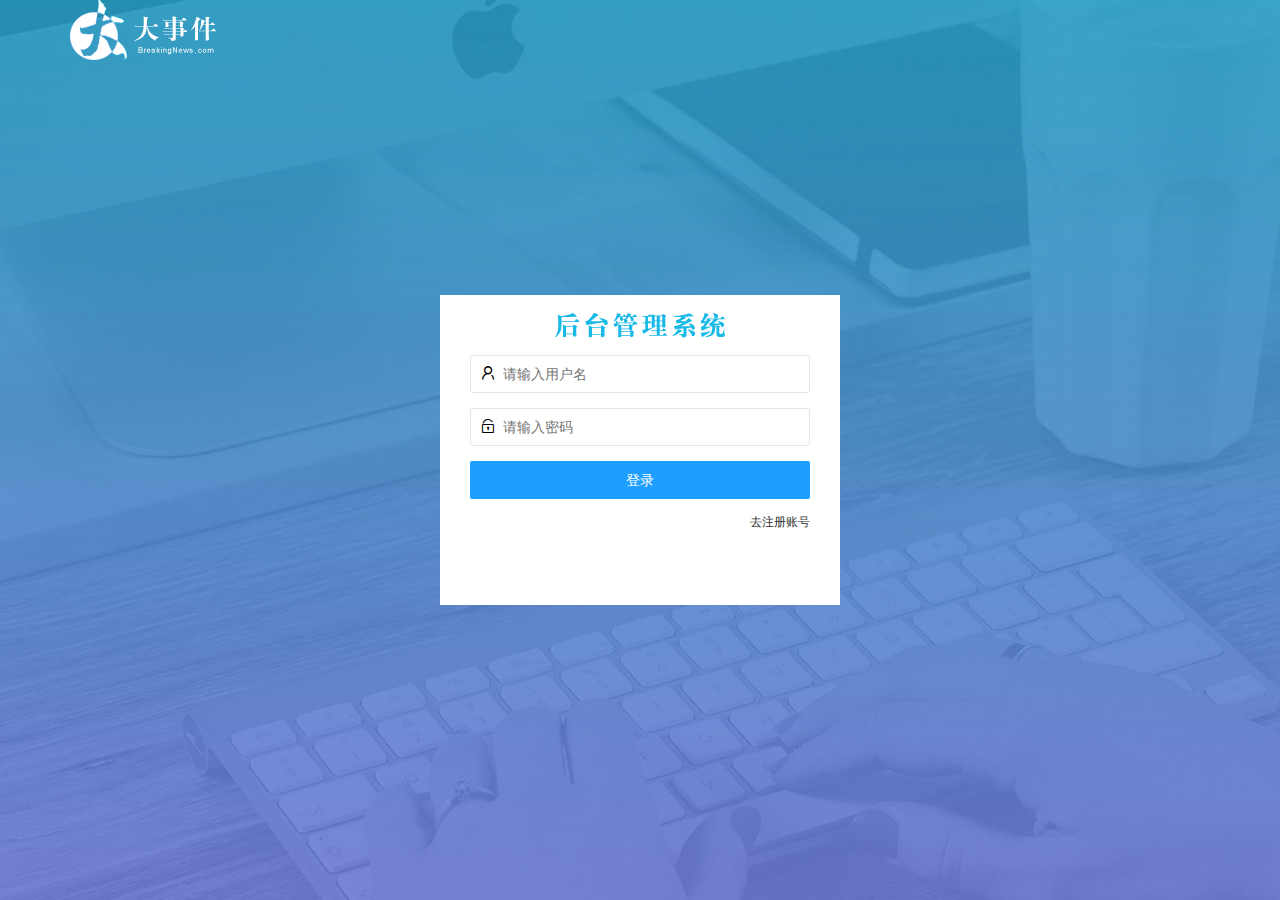
<file: login.html>
<!DOCTYPE html>
<html lang="en">
  <head>
    <meta charset="UTF-8" />
    <meta http-equiv="X-UA-Compatible" content="IE=edge" />
    <meta name="viewport" content="width=device-width, initial-scale=1.0" />
    <title>大事件-登录/注册</title>
    <link rel="stylesheet" href="/assets/lib/layui/css/layui.css" />
    <link rel="stylesheet" href="./assets/css/login.css" />
  </head>
  <body>
    <!-- 头部log区 -->
    <div class="layui-main">
      <img src="/assets/images/logo.png" alt="" />
    </div>
    <!-- 登录注册区 -->
    <div class="logoAndRegBox">
      <div class="title-box"></div>
      <!-- 登录的div -->
      <div class="login-box">
        <!-- 登录的表单 -->
        <form class="layui-form" id="form_login">
          <!-- 用户名 -->
          <div class="layui-form-item">
            <i class="layui-icon layui-icon-username"></i>
            <input
              type="text"
              name="username"
              required
              lay-verify="required"
              placeholder="请输入用户名"
              autocomplete="off"
              class="layui-input"
            />
          </div>
          <!-- 密码 -->
          <div class="layui-form-item">
            <i class="layui-icon layui-icon-password"></i>
            <input
              type="password"
              name="password"
              required
              lay-verify="required|pwd"
              placeholder="请输入密码"
              autocomplete="off"
              class="layui-input"
            />
          </div>
          <!-- 登录按钮 -->
          <div class="layui-form-item">
            <!-- 注意：表单提交按钮和普通按钮的区别，就是 lay-submit 属性 -->
            <button
              class="layui-btn layui-btn-fluid layui-btn-normal"
              lay-submit
            >
              登录
            </button>
          </div>
          <div class="layui-form-item links">
            <a href="javascript:;" id="link_reg">去注册账号</a>
          </div>
        </form>
      </div>
      <!-- 注册的div -->
      <div class="reg-box">
        <!-- 注册的表单 -->
        <form class="layui-form" id="form_reg">
          <!-- 用户名 -->
          <div class="layui-form-item">
            <i class="layui-icon layui-icon-username"></i>
            <input
              type="text"
              name="username"
              required
              lay-verify="required"
              placeholder="请输入用户名"
              autocomplete="off"
              class="layui-input"
            />
          </div>
          <!-- 密码 -->
          <div class="layui-form-item">
            <i class="layui-icon layui-icon-password"></i>
            <input
              type="password"
              name="password"
              required
              lay-verify="required|pwd"
              placeholder="请输入密码"
              autocomplete="off"
              class="layui-input"
            />
          </div>
          <!-- 密码确认框 -->
          <div class="layui-form-item">
            <i class="layui-icon layui-icon-password"></i>
            <input
              type="password"
              name="repassword"
              required
              lay-verify="required|pwd|repwd"
              placeholder="再次确认密码"
              autocomplete="off"
              class="layui-input"
            />
          </div>
          <!-- 注册按钮 -->
          <div class="layui-form-item">
            <!-- 注意：表单提交按钮和普通按钮的区别，就是 lay-submit 属性 -->
            <button
              class="layui-btn layui-btn-fluid layui-btn-normal"
              lay-submit
            >
              注册
            </button>
          </div>
          <div class="layui-form-item links">
            <a href="javascript:;" id="link_login">去登录</a>
          </div>
        </form>
      </div>
    </div>

    <!-- 导入lay.js -->
    <script src="/assets/lib/layui/layui.all.js"></script>
    <!-- 导入jquery -->
    <script src="/assets/lib/jquery.js"></script>
    <script src="/assets/js/baseAPI.js"></script>
    <!-- 导入自己js -->
    <script src="/assets/js/login.js"></script>
  </body>
</html>
</file>
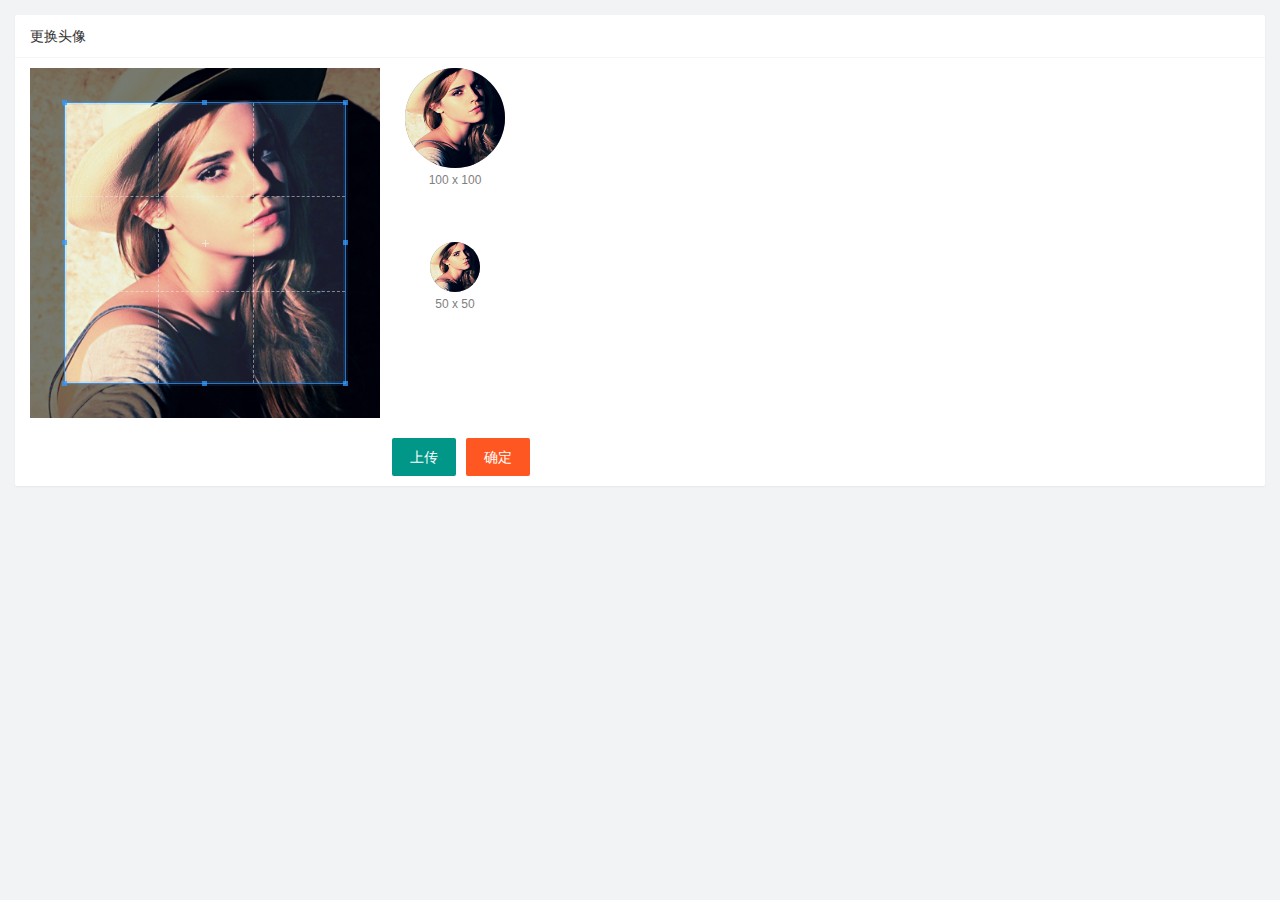
<file: user_avatar.html>
<!DOCTYPE html>
<html lang="en">
  <head>
    <meta charset="UTF-8" />
    <meta name="viewport" content="width=device-width, initial-scale=1.0" />
    <title>Document</title>
    <link rel="stylesheet" href="/assets/lib/layui/css/layui.css" />
    <link rel="stylesheet" href="/assets/lib/cropper/cropper.css" />
    <link rel="stylesheet" href="/assets/css/user_avatar.css" />
  </head>
  <body>
    <!-- 卡片区域 -->
    <div class="layui-card">
      <div class="layui-card-header">更换头像</div>
      <div class="layui-card-body">
        <!-- 第一行的图片裁剪和预览区域 -->
        <div class="row1">
          <!-- 图片裁剪区域 -->
          <div class="cropper-box">
            <!-- 这个 img 标签很重要，将来会把它初始化为裁剪区域 -->
            <img id="image" src="/assets/images/sample.jpg" />
          </div>
          <!-- 图片的预览区域 -->
          <div class="preview-box">
            <div>
              <!-- 宽高为 100px 的预览区域 -->
              <div class="img-preview w100"></div>
              <p class="size">100 x 100</p>
            </div>
            <div>
              <!-- 宽高为 50px 的预览区域 -->
              <div class="img-preview w50"></div>
              <p class="size">50 x 50</p>
            </div>
          </div>
        </div>

        <!-- 第二行的按钮区域 -->
        <div class="row2">
          <input type="file" id="file" accept="image/png,image/jpeg" />
          <button type="button" class="layui-btn" id="btnChooseImage">
            上传
          </button>
          <button type="button" class="layui-btn layui-btn-danger">确定</button>
        </div>
      </div>
    </div>
    <script src="/assets/lib/layui/layui.all.js"></script>
    <script src="/assets/lib/jquery.js"></script>
    <script src="/assets/lib/cropper/Cropper.js"></script>
    <script src="/assets/lib/cropper/jquery-cropper.js"></script>
    <script src="/assets/js/user_avatar.js"></script>
  </body>
</html>
</file>
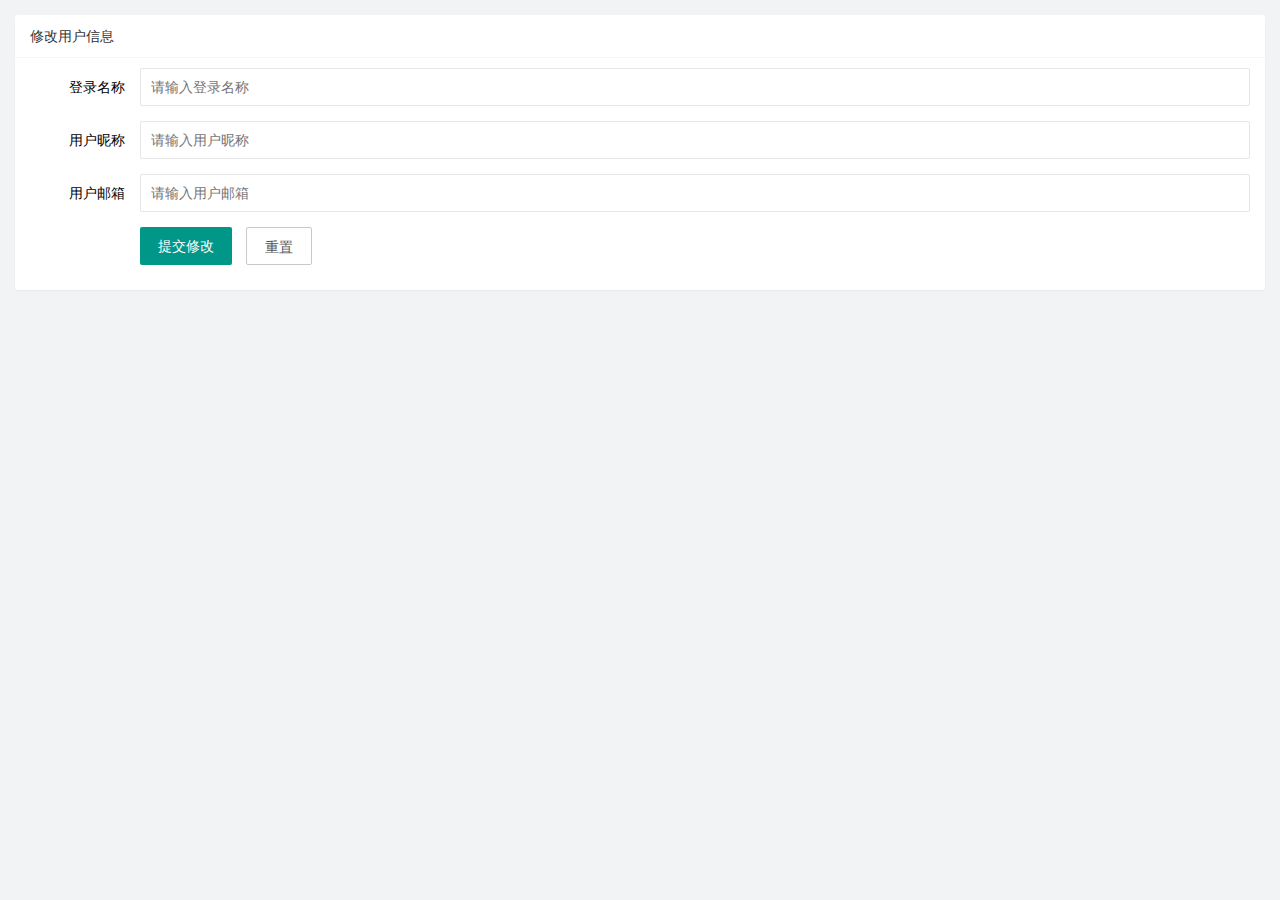
<file: user_info.html>
<!DOCTYPE html>
<html lang="en">
  <head>
    <meta charset="UTF-8" />
    <meta name="viewport" content="width=device-width, initial-scale=1.0" />
    <title>Document</title>
    <!-- 导入 layui 的样式 -->
    <link rel="stylesheet" href="/assets/lib/layui/css/layui.css" />
    <!-- 导入自己的样式 -->
    <link rel="stylesheet" href="/assets/css/user_info.css" />
  </head>
  <body>
    <!-- 卡片区域 -->
    <div class="layui-card">
      <div class="layui-card-header">修改用户信息</div>
      <div class="layui-card-body">
        <!-- form 表单区域 -->
        <form class="layui-form" lay-filter="formUserInfo">
          <!-- 隐藏域 -->
          <input type="hidden" name="id" value="" />
          <div class="layui-form-item">
            <label class="layui-form-label">登录名称</label>
            <div class="layui-input-block">
              <input
                type="text"
                name="username"
                required
                lay-verify="required"
                placeholder="请输入登录名称"
                autocomplete="off"
                class="layui-input"
                readonly
              />
            </div>
          </div>
          <div class="layui-form-item">
            <label class="layui-form-label">用户昵称</label>
            <div class="layui-input-block">
              <input
                type="text"
                name="nickname"
                required
                lay-verify="required|nickname"
                placeholder="请输入用户昵称"
                autocomplete="off"
                class="layui-input"
              />
            </div>
          </div>
          <div class="layui-form-item">
            <label class="layui-form-label">用户邮箱</label>
            <div class="layui-input-block">
              <input
                type="text"
                name="email"
                required
                lay-verify="required|email"
                placeholder="请输入用户邮箱"
                autocomplete="off"
                class="layui-input"
              />
            </div>
          </div>
          <div class="layui-form-item">
            <div class="layui-input-block">
              <button class="layui-btn" lay-submit lay-filter="formDemo">
                提交修改
              </button>
              <button
                type="reset"
                class="layui-btn layui-btn-primary"
                id="btnReset"
              >
                重置
              </button>
            </div>
          </div>
        </form>
      </div>
    </div>

    <!-- 导入 layui 的 js -->
    <script src="/assets/lib/layui/layui.all.js"></script>
    <!-- 导入 jquery -->
    <script src="/assets/lib/jquery.js"></script>
    <!-- 导入baseAPI -->
    <script src="/assets/js/baseAPI.js"></script>
    <!-- 导入自己的 js -->
    <script src="/assets/js/user_info.js"></script>
  </body>
</html>
</file>
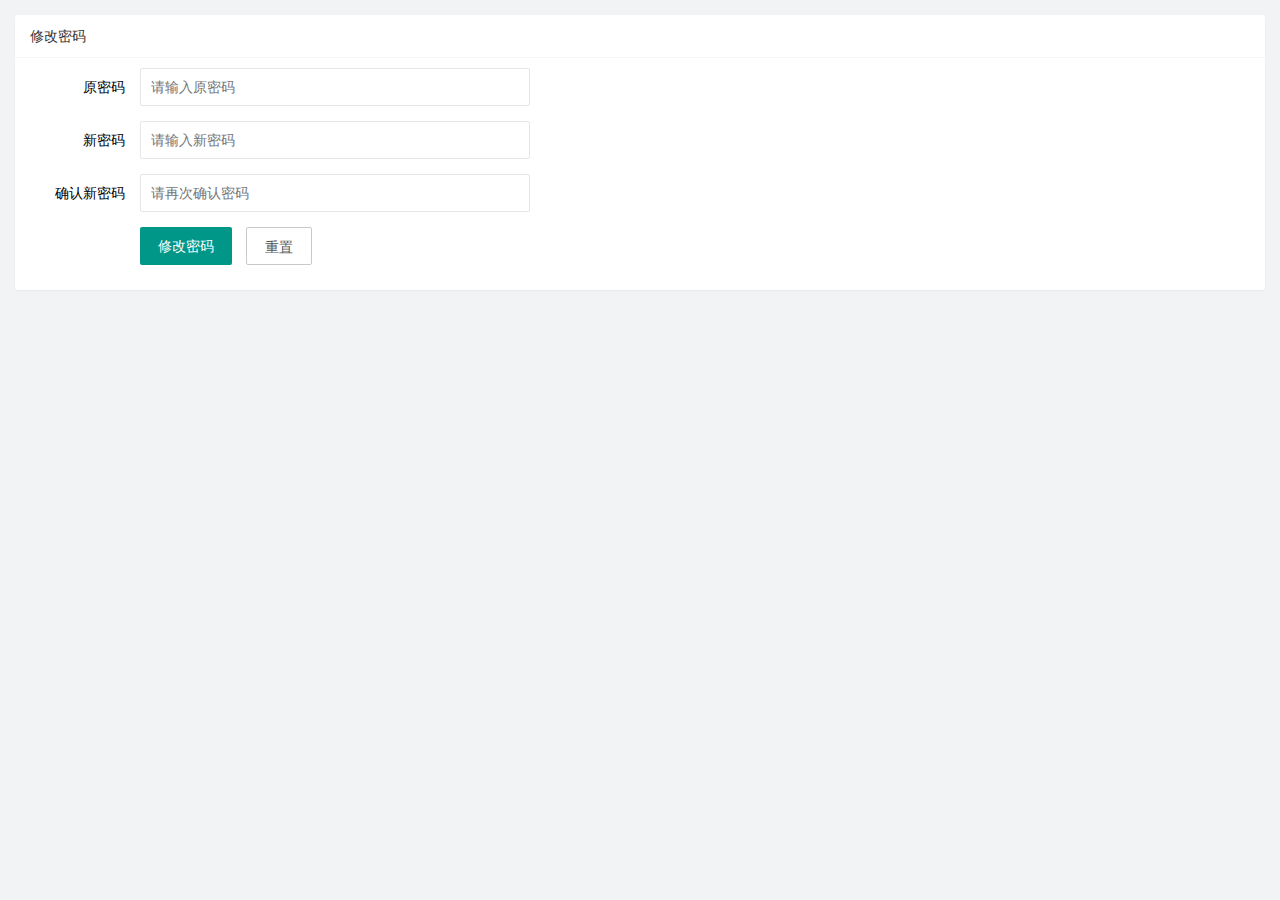
<file: user_pwd.html>
<!DOCTYPE html>
<html lang="en">
  <head>
    <meta charset="UTF-8" />
    <meta name="viewport" content="width=device-width, initial-scale=1.0" />
    <title>Document</title>
    <link rel="stylesheet" href="/assets/lib/layui/css/layui.css" />
    <link rel="stylesheet" href="/assets/css/user_pwd.css" />
  </head>
  <body>
    <!-- 卡片区域 -->
    <div class="layui-card">
      <div class="layui-card-header">修改密码</div>
      <div class="layui-card-body">
        <form class="layui-form">
          <div class="layui-form-item">
            <label class="layui-form-label">原密码</label>
            <div class="layui-input-block">
              <input
                type="password"
                name="oldPwd"
                required
                lay-verify="required|pwd"
                placeholder="请输入原密码"
                autocomplete="off"
                class="layui-input"
              />
            </div>
          </div>
          <div class="layui-form-item">
            <label class="layui-form-label">新密码</label>
            <div class="layui-input-block">
              <input
                type="password"
                name="newPwd"
                required
                lay-verify="required|pwd|samePwd"
                placeholder="请输入新密码"
                autocomplete="off"
                class="layui-input"
              />
            </div>
          </div>
          <div class="layui-form-item">
            <label class="layui-form-label">确认新密码</label>
            <div class="layui-input-block">
              <input
                type="password"
                name="rePwd"
                required
                lay-verify="required|pwd|rePwd"
                placeholder="请再次确认密码"
                autocomplete="off"
                class="layui-input"
              />
            </div>
          </div>
          <div class="layui-form-item">
            <div class="layui-input-block">
              <button class="layui-btn" lay-submit lay-filter="formDemo">
                修改密码
              </button>
              <button type="reset" class="layui-btn layui-btn-primary">
                重置
              </button>
            </div>
          </div>
        </form>
      </div>
    </div>
    <!-- 导入 layui 的 js -->
    <script src="/assets/lib/layui/layui.all.js"></script>
    <!-- 导入 jQuery -->
    <script src="/assets/lib/jquery.js"></script>
    <!-- 导入 baseAPI -->
    <script src="/assets/js/baseAPI.js"></script>
    <!-- 导入自己的 js -->
    <script src="/assets/js/user_pwd.js"></script>
  </body>
</html>
</file>
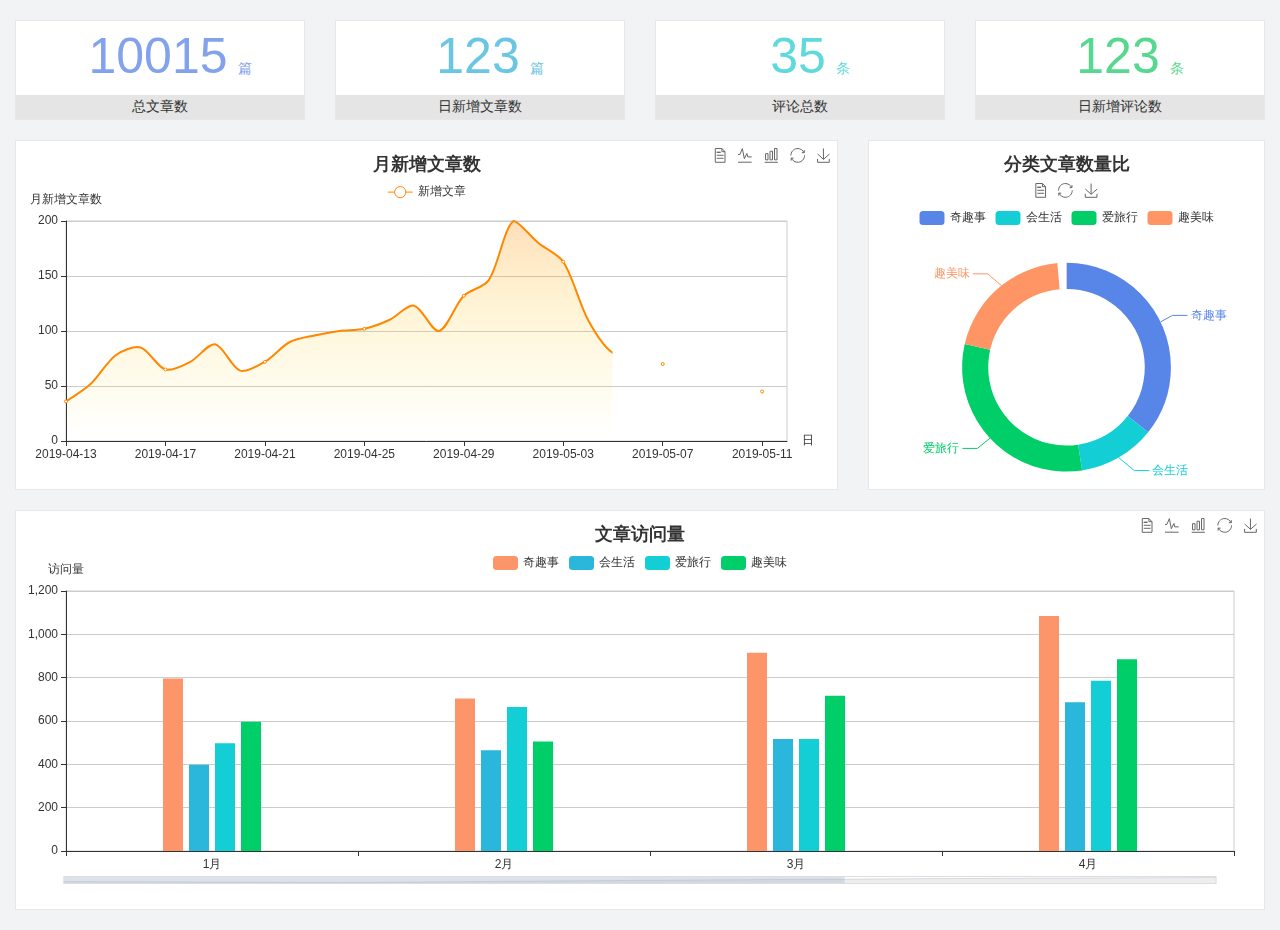
<file: home/dashboard.html>
<!DOCTYPE html>
<html lang="en">

<head>
  <meta charset="UTF-8">
  <meta name="viewport" content="width=device-width, initial-scale=1.0">
  <meta http-equiv="X-UA-Compatible" content="ie=edge">
  <title>图表统计</title>
  <link rel="stylesheet" href="../../assets/lib/bootstrap.css" />
  <link rel="stylesheet" href="../../assets/lib/main.css" />
  <script src="../../assets/lib/jquery.js"></script>
  <script type="text/javascript" src="../../assets/lib/echarts.min.js"></script>
</head>

<body>
  <div class="container-fluid">
    <div class="row spannel_list">
      <div class="col-sm-3 col-xs-6">
        <div class="spannel">
          <em>10015</em><span>篇</span>
          <b>总文章数</b>
        </div>
      </div>
      <div class="col-sm-3 col-xs-6">
        <div class="spannel scolor01">
          <em>123</em><span>篇</span>
          <b>日新增文章数</b>
        </div>
      </div>
      <div class="col-sm-3 col-xs-6">
        <div class="spannel scolor02">
          <em>35</em><span>条</span>
          <b>评论总数</b>
        </div>
      </div>
      <div class="col-sm-3 col-xs-6">
        <div class="spannel scolor03">
          <em>123</em><span>条</span>
          <b>日新增评论数</b>
        </div>
      </div>
    </div>
  </div>

  <div class="container-fluid">
    <div class="row curve-pie">
      <div class="col-lg-8 col-md-8">
        <div class="gragh_pannel" id="curve_show"></div>
      </div>
      <div class="col-lg-4 col-md-4">
        <div class="gragh_pannel" id="pie_show"></div>
      </div>
    </div>
  </div>

  <div class="container-fluid">
    <div class="column_pannel" id="column_show"></div>
  </div>

  <script>
    var oChart = echarts.init(document.getElementById('curve_show'));
    var aList_all = [
      { 'count': 36, 'date': '2019-04-13' },
      { 'count': 52, 'date': '2019-04-14' },
      { 'count': 78, 'date': '2019-04-15' },
      { 'count': 85, 'date': '2019-04-16' },
      { 'count': 65, 'date': '2019-04-17' },
      { 'count': 72, 'date': '2019-04-18' },
      { 'count': 88, 'date': '2019-04-19' },
      { 'count': 64, 'date': '2019-04-20' },
      { 'count': 72, 'date': '2019-04-21' },
      { 'count': 90, 'date': '2019-04-22' },
      { 'count': 96, 'date': '2019-04-23' },
      { 'count': 100, 'date': '2019-04-24' },
      { 'count': 102, 'date': '2019-04-25' },
      { 'count': 110, 'date': '2019-04-26' },
      { 'count': 123, 'date': '2019-04-27' },
      { 'count': 100, 'date': '2019-04-28' },
      { 'count': 132, 'date': '2019-04-29' },
      { 'count': 146, 'date': '2019-04-30' },
      { 'count': 200, 'date': '2019-05-01' },
      { 'count': 180, 'date': '2019-05-02' },
      { 'count': 163, 'date': '2019-05-03' },
      { 'count': 110, 'date': '2019-05-04' },
      { 'count': 80, 'date': '2019-05-05' },
      { 'count': 82, 'date': '2019-05-06' },
      { 'count': 70, 'date': '2019-05-07' },
      { 'count': 65, 'date': '2019-05-08' },
      { 'count': 54, 'date': '2019-05-09' },
      { 'count': 40, 'date': '2019-05-10' },
      { 'count': 45, 'date': '2019-05-11' },
      { 'count': 38, 'date': '2019-05-12' },
    ];

    let aCount = [];
    let aDate = [];

    for (var i = 0; i < aList_all.length; i++) {
      aCount.push(aList_all[i].count);
      aDate.push(aList_all[i].date);
    }

    var chartopt = {
      title: {
        text: '月新增文章数',
        left: 'center',
        top: '10'
      },
      tooltip: {
        trigger: 'axis'
      },
      legend: {
        data: ['新增文章'],
        top: '40'
      },
      toolbox: {
        show: true,
        feature: {
          mark: { show: true },
          dataView: { show: true, readOnly: false },
          magicType: { show: true, type: ['line', 'bar'] },
          restore: { show: true },
          saveAsImage: { show: true }
        }
      },
      calculable: true,
      xAxis: [
        {
          name: '日',
          type: 'category',
          boundaryGap: false,
          data: aDate
        }
      ],
      yAxis: [
        {
          name: '月新增文章数',
          type: 'value'
        }
      ],
      series: [
        {
          name: '新增文章',
          type: 'line',
          smooth: true,
          itemStyle: { normal: { areaStyle: { type: 'default' }, color: '#f80' }, lineStyle: { color: '#f80' } },
          data: aCount
        }],
      areaStyle: {
        normal: {
          color: new echarts.graphic.LinearGradient(0, 0, 0, 1, [{
            offset: 0,
            color: 'rgba(255,136,0,0.39)'
          }, {
            offset: .34,
            color: 'rgba(255,180,0,0.25)'
          }, {
            offset: 1,
            color: 'rgba(255,222,0,0.00)'
          }])

        }
      },
      grid: {
        show: true,
        x: 50,
        x2: 50,
        y: 80,
        height: 220
      }
    };

    oChart.setOption(chartopt);


    var oPie = echarts.init(document.getElementById('pie_show'));
    var oPieopt =
    {
      title: {
        top: 10,
        text: '分类文章数量比',
        x: 'center'
      },
      tooltip: {
        trigger: 'item',
        formatter: "{a} <br/>{b} : {c} ({d}%)"
      },
      color: ['#5885e8', '#13cfd5', '#00ce68', '#ff9565'],
      legend: {
        x: 'center',
        top: 65,
        data: ['奇趣事', '会生活', '爱旅行', '趣美味']
      },
      toolbox: {
        show: true,
        x: 'center',
        top: 35,
        feature: {
          mark: { show: true },
          dataView: { show: true, readOnly: false },
          magicType: {
            show: true,
            type: ['pie', 'funnel'],
            option: {
              funnel: {
                x: '25%',
                width: '50%',
                funnelAlign: 'left',
                max: 1548
              }
            }
          },
          restore: { show: true },
          saveAsImage: { show: true }
        }
      },
      calculable: true,
      series: [
        {
          name: '访问来源',
          type: 'pie',
          radius: ['45%', '60%'],
          center: ['50%', '65%'],
          data: [
            { value: 300, name: '奇趣事' },
            { value: 100, name: '会生活' },
            { value: 260, name: '爱旅行' },
            { value: 180, name: '趣美味' }
          ]
        }
      ]
    };
    oPie.setOption(oPieopt);



    var oColumn = this.echarts.init(document.getElementById('column_show'));
    var oColumnopt =
    {
      title: {
        text: '文章访问量',
        left: 'center',
        top: '10'
      },
      tooltip: {
        trigger: 'axis'
      },
      legend: {
        data: ['奇趣事', '会生活', '爱旅行', '趣美味'],
        top: '40'
      },
      toolbox: {
        show: true,
        feature: {
          mark: { show: true },
          dataView: { show: true, readOnly: false },
          magicType: { show: true, type: ['line', 'bar'] },
          restore: { show: true },
          saveAsImage: { show: true }
        }
      },
      calculable: true,
      xAxis: [
        {
          type: 'category',
          data: ['1月', '2月', '3月', '4月', '5月']
        }
      ],
      yAxis: [
        {
          name: '访问量',
          type: 'value'
        }
      ],
      series: [
        {
          name: '奇趣事',
          type: 'bar',
          barWidth: 20,
          itemStyle: {
            normal: { areaStyle: { type: 'default' }, color: '#fd956a' }
          },
          data: [800, 708, 920, 1090, 1200]
        },
        {
          name: '会生活',
          type: 'bar',
          barWidth: 20,
          itemStyle: {
            normal: { areaStyle: { type: 'default' }, color: '#2bb6db' }
          },
          data: [400, 468, 520, 690, 800]
        },
        {
          name: '爱旅行',
          type: 'bar',
          barWidth: 20,
          itemStyle: {
            normal: { areaStyle: { type: 'default' }, color: '#13cfd5' }
          },
          data: [500, 668, 520, 790, 900]
        },
        {
          name: '趣美味',
          type: 'bar',
          barWidth: 20,
          itemStyle: {
            normal: { areaStyle: { type: 'default' }, color: '#00ce68' }
          },
          data: [600, 508, 720, 890, 1000]
        }
      ],
      grid: {
        show: true,
        x: 50,
        x2: 30,
        y: 80,
        height: 260
      },
      dataZoom: [//给x轴设置滚动条
        {
          start: 0,//默认为0
          end: 100 - 1000 / 31,//默认为100
          type: 'slider',
          show: true,
          xAxisIndex: [0],
          handleSize: 0,//滑动条的 左右2个滑动条的大小
          height: 8,//组件高度
          left: 45, //左边的距离
          right: 50,//右边的距离
          bottom: 26,//右边的距离
          handleColor: '#ddd',//h滑动图标的颜色
          handleStyle: {
            borderColor: "#cacaca",
            borderWidth: "1",
            shadowBlur: 2,
            background: "#ddd",
            shadowColor: "#ddd",
          }
        }]
    };
    oColumn.setOption(oColumnopt);
  </script>
</body>

</html>
</file>
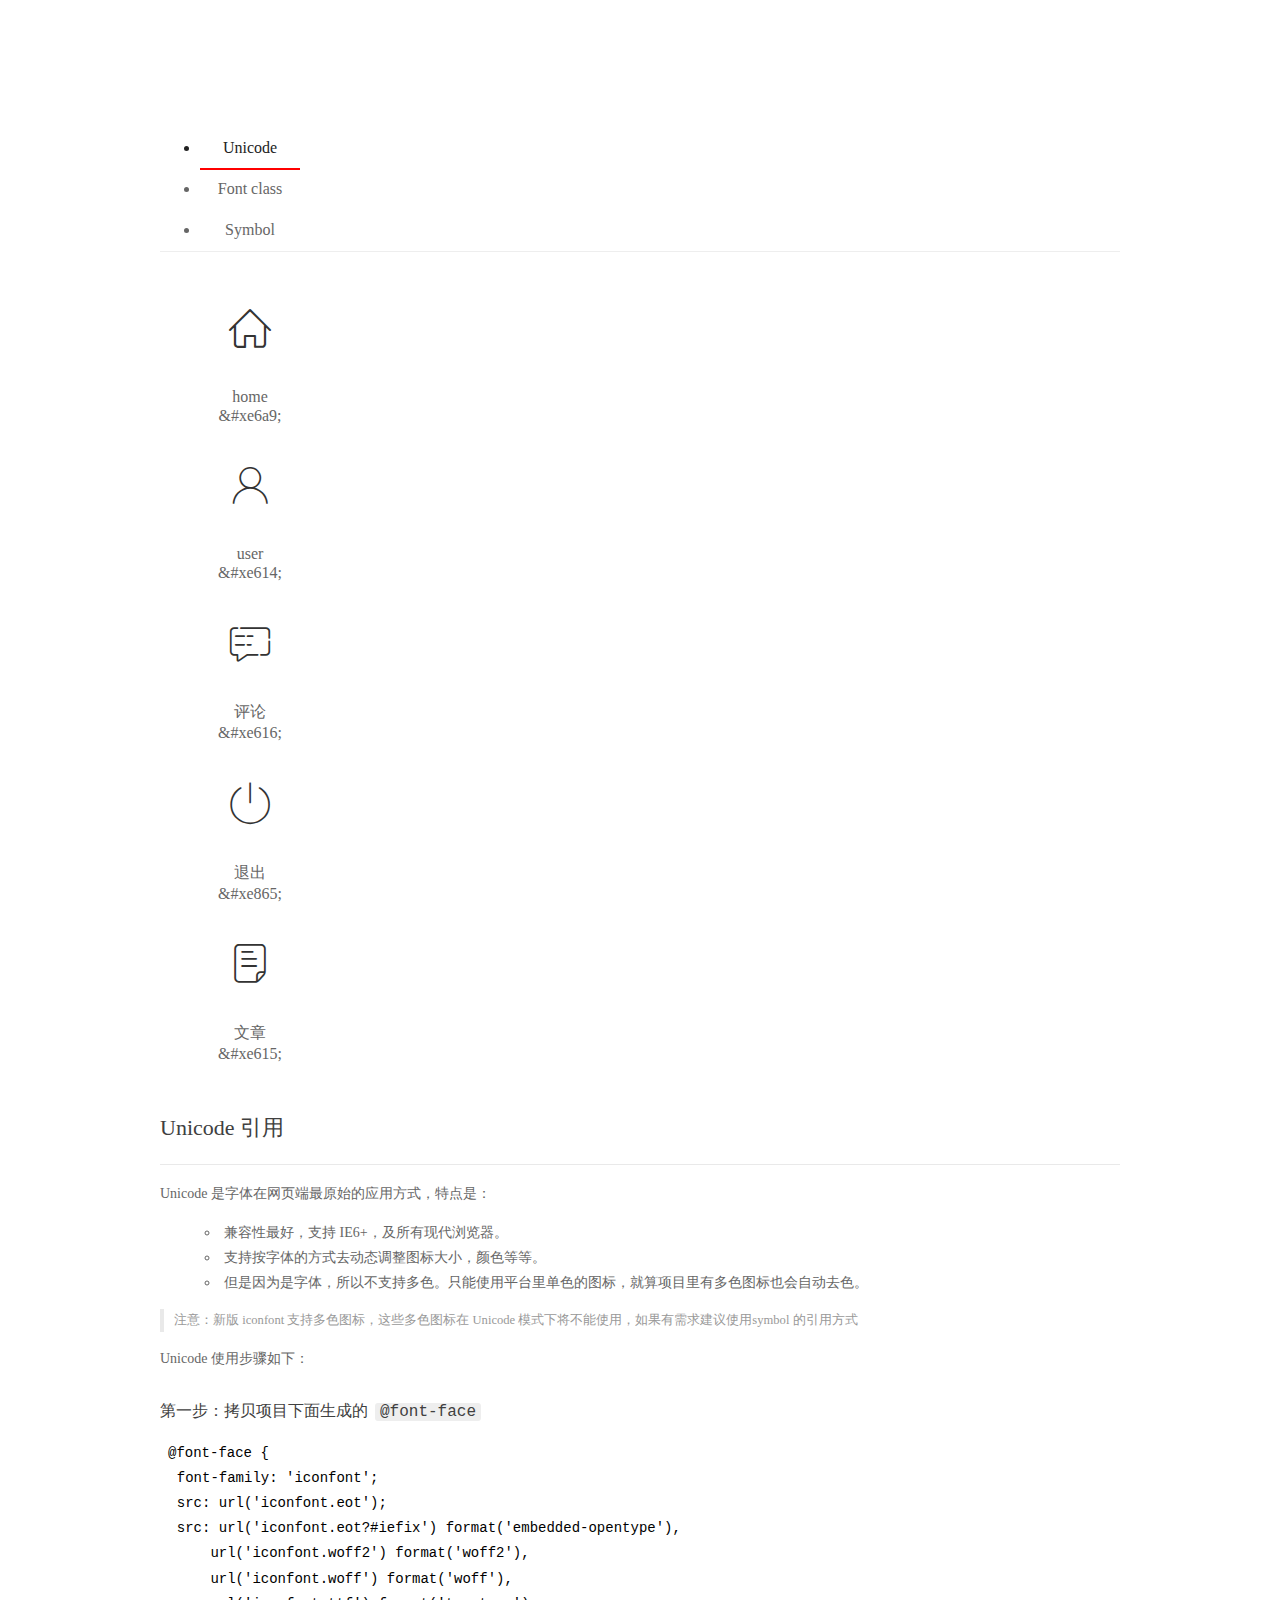
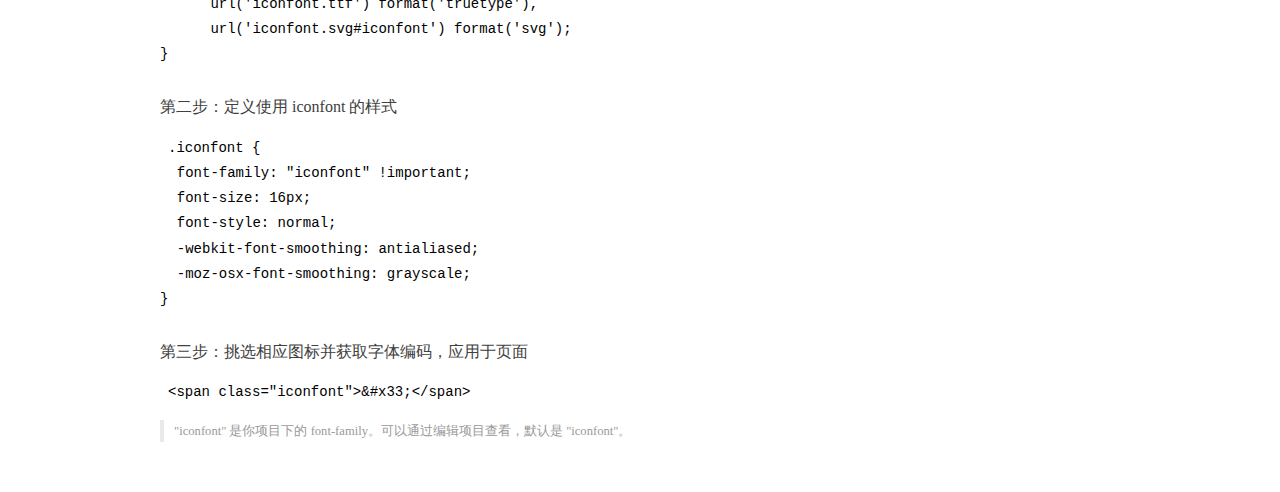
<file: assets/fonts/demo_index.html>
<!DOCTYPE html>
<html>
<head>
  <meta charset="utf-8"/>
  <title>IconFont Demo</title>
  <link rel="shortcut icon" href="https://gtms04.alicdn.com/tps/i4/TB1_oz6GVXXXXaFXpXXJDFnIXXX-64-64.ico" type="image/x-icon"/>
  <link rel="stylesheet" href="https://g.alicdn.com/thx/cube/1.3.2/cube.min.css">
  <link rel="stylesheet" href="demo.css">
  <link rel="stylesheet" href="iconfont.css">
  <script src="iconfont.js"></script>
  <!-- jQuery -->
  <script src="https://a1.alicdn.com/oss/uploads/2018/12/26/7bfddb60-08e8-11e9-9b04-53e73bb6408b.js"></script>
  <!-- 代码高亮 -->
  <script src="https://a1.alicdn.com/oss/uploads/2018/12/26/a3f714d0-08e6-11e9-8a15-ebf944d7534c.js"></script>
</head>
<body>
  <div class="main">
    <h1 class="logo"><a href="https://www.iconfont.cn/" title="iconfont 首页" target="_blank">&#xe86b;</a></h1>
    <div class="nav-tabs">
      <ul id="tabs" class="dib-box">
        <li class="dib active"><span>Unicode</span></li>
        <li class="dib"><span>Font class</span></li>
        <li class="dib"><span>Symbol</span></li>
      </ul>
      
    </div>
    <div class="tab-container">
      <div class="content unicode" style="display: block;">
          <ul class="icon_lists dib-box">
          
            <li class="dib">
              <span class="icon iconfont">&#xe6a9;</span>
                <div class="name">home</div>
                <div class="code-name">&amp;#xe6a9;</div>
              </li>
          
            <li class="dib">
              <span class="icon iconfont">&#xe614;</span>
                <div class="name">user</div>
                <div class="code-name">&amp;#xe614;</div>
              </li>
          
            <li class="dib">
              <span class="icon iconfont">&#xe616;</span>
                <div class="name">评论</div>
                <div class="code-name">&amp;#xe616;</div>
              </li>
          
            <li class="dib">
              <span class="icon iconfont">&#xe865;</span>
                <div class="name">退出</div>
                <div class="code-name">&amp;#xe865;</div>
              </li>
          
            <li class="dib">
              <span class="icon iconfont">&#xe615;</span>
                <div class="name">文章</div>
                <div class="code-name">&amp;#xe615;</div>
              </li>
          
          </ul>
          <div class="article markdown">
          <h2 id="unicode-">Unicode 引用</h2>
          <hr>

          <p>Unicode 是字体在网页端最原始的应用方式，特点是：</p>
          <ul>
            <li>兼容性最好，支持 IE6+，及所有现代浏览器。</li>
            <li>支持按字体的方式去动态调整图标大小，颜色等等。</li>
            <li>但是因为是字体，所以不支持多色。只能使用平台里单色的图标，就算项目里有多色图标也会自动去色。</li>
          </ul>
          <blockquote>
            <p>注意：新版 iconfont 支持多色图标，这些多色图标在 Unicode 模式下将不能使用，如果有需求建议使用symbol 的引用方式</p>
          </blockquote>
          <p>Unicode 使用步骤如下：</p>
          <h3 id="-font-face">第一步：拷贝项目下面生成的 <code>@font-face</code></h3>
<pre><code class="language-css"
>@font-face {
  font-family: 'iconfont';
  src: url('iconfont.eot');
  src: url('iconfont.eot?#iefix') format('embedded-opentype'),
      url('iconfont.woff2') format('woff2'),
      url('iconfont.woff') format('woff'),
      url('iconfont.ttf') format('truetype'),
      url('iconfont.svg#iconfont') format('svg');
}
</code></pre>
          <h3 id="-iconfont-">第二步：定义使用 iconfont 的样式</h3>
<pre><code class="language-css"
>.iconfont {
  font-family: "iconfont" !important;
  font-size: 16px;
  font-style: normal;
  -webkit-font-smoothing: antialiased;
  -moz-osx-font-smoothing: grayscale;
}
</code></pre>
          <h3 id="-">第三步：挑选相应图标并获取字体编码，应用于页面</h3>
<pre>
<code class="language-html"
>&lt;span class="iconfont"&gt;&amp;#x33;&lt;/span&gt;
</code></pre>
          <blockquote>
            <p>"iconfont" 是你项目下的 font-family。可以通过编辑项目查看，默认是 "iconfont"。</p>
          </blockquote>
          </div>
      </div>
      <div class="content font-class">
        <ul class="icon_lists dib-box">
          
          <li class="dib">
            <span class="icon iconfont icon-home"></span>
            <div class="name">
              home
            </div>
            <div class="code-name">.icon-home
            </div>
          </li>
          
          <li class="dib">
            <span class="icon iconfont icon-user"></span>
            <div class="name">
              user
            </div>
            <div class="code-name">.icon-user
            </div>
          </li>
          
          <li class="dib">
            <span class="icon iconfont icon-pinglun"></span>
            <div class="name">
              评论
            </div>
            <div class="code-name">.icon-pinglun
            </div>
          </li>
          
          <li class="dib">
            <span class="icon iconfont icon-tuichu"></span>
            <div class="name">
              退出
            </div>
            <div class="code-name">.icon-tuichu
            </div>
          </li>
          
          <li class="dib">
            <span class="icon iconfont icon-16"></span>
            <div class="name">
              文章
            </div>
            <div class="code-name">.icon-16
            </div>
          </li>
          
        </ul>
        <div class="article markdown">
        <h2 id="font-class-">font-class 引用</h2>
        <hr>

        <p>font-class 是 Unicode 使用方式的一种变种，主要是解决 Unicode 书写不直观，语意不明确的问题。</p>
        <p>与 Unicode 使用方式相比，具有如下特点：</p>
        <ul>
          <li>兼容性良好，支持 IE8+，及所有现代浏览器。</li>
          <li>相比于 Unicode 语意明确，书写更直观。可以很容易分辨这个 icon 是什么。</li>
          <li>因为使用 class 来定义图标，所以当要替换图标时，只需要修改 class 里面的 Unicode 引用。</li>
          <li>不过因为本质上还是使用的字体，所以多色图标还是不支持的。</li>
        </ul>
        <p>使用步骤如下：</p>
        <h3 id="-fontclass-">第一步：引入项目下面生成的 fontclass 代码：</h3>
<pre><code class="language-html">&lt;link rel="stylesheet" href="./iconfont.css"&gt;
</code></pre>
        <h3 id="-">第二步：挑选相应图标并获取类名，应用于页面：</h3>
<pre><code class="language-html">&lt;span class="iconfont icon-xxx"&gt;&lt;/span&gt;
</code></pre>
        <blockquote>
          <p>"
            iconfont" 是你项目下的 font-family。可以通过编辑项目查看，默认是 "iconfont"。</p>
        </blockquote>
      </div>
      </div>
      <div class="content symbol">
          <ul class="icon_lists dib-box">
          
            <li class="dib">
                <svg class="icon svg-icon" aria-hidden="true">
                  <use xlink:href="#icon-home"></use>
                </svg>
                <div class="name">home</div>
                <div class="code-name">#icon-home</div>
            </li>
          
            <li class="dib">
                <svg class="icon svg-icon" aria-hidden="true">
                  <use xlink:href="#icon-user"></use>
                </svg>
                <div class="name">user</div>
                <div class="code-name">#icon-user</div>
            </li>
          
            <li class="dib">
                <svg class="icon svg-icon" aria-hidden="true">
                  <use xlink:href="#icon-pinglun"></use>
                </svg>
                <div class="name">评论</div>
                <div class="code-name">#icon-pinglun</div>
            </li>
          
            <li class="dib">
                <svg class="icon svg-icon" aria-hidden="true">
                  <use xlink:href="#icon-tuichu"></use>
                </svg>
                <div class="name">退出</div>
                <div class="code-name">#icon-tuichu</div>
            </li>
          
            <li class="dib">
                <svg class="icon svg-icon" aria-hidden="true">
                  <use xlink:href="#icon-16"></use>
                </svg>
                <div class="name">文章</div>
                <div class="code-name">#icon-16</div>
            </li>
          
          </ul>
          <div class="article markdown">
          <h2 id="symbol-">Symbol 引用</h2>
          <hr>

          <p>这是一种全新的使用方式，应该说这才是未来的主流，也是平台目前推荐的用法。相关介绍可以参考这篇<a href="">文章</a>
            这种用法其实是做了一个 SVG 的集合，与另外两种相比具有如下特点：</p>
          <ul>
            <li>支持多色图标了，不再受单色限制。</li>
            <li>通过一些技巧，支持像字体那样，通过 <code>font-size</code>, <code>color</code> 来调整样式。</li>
            <li>兼容性较差，支持 IE9+，及现代浏览器。</li>
            <li>浏览器渲染 SVG 的性能一般，还不如 png。</li>
          </ul>
          <p>使用步骤如下：</p>
          <h3 id="-symbol-">第一步：引入项目下面生成的 symbol 代码：</h3>
<pre><code class="language-html">&lt;script src="./iconfont.js"&gt;&lt;/script&gt;
</code></pre>
          <h3 id="-css-">第二步：加入通用 CSS 代码（引入一次就行）：</h3>
<pre><code class="language-html">&lt;style&gt;
.icon {
  width: 1em;
  height: 1em;
  vertical-align: -0.15em;
  fill: currentColor;
  overflow: hidden;
}
&lt;/style&gt;
</code></pre>
          <h3 id="-">第三步：挑选相应图标并获取类名，应用于页面：</h3>
<pre><code class="language-html">&lt;svg class="icon" aria-hidden="true"&gt;
  &lt;use xlink:href="#icon-xxx"&gt;&lt;/use&gt;
&lt;/svg&gt;
</code></pre>
          </div>
      </div>

    </div>
  </div>
  <script>
  $(document).ready(function () {
      $('.tab-container .content:first').show()

      $('#tabs li').click(function (e) {
        var tabContent = $('.tab-container .content')
        var index = $(this).index()

        if ($(this).hasClass('active')) {
          return
        } else {
          $('#tabs li').removeClass('active')
          $(this).addClass('active')

          tabContent.hide().eq(index).fadeIn()
        }
      })
    })
  </script>
</body>
</html>
</file>
<file: assets/lib/layui/css/layui.css>
/** layui-v2.5.5 MIT License By https://www.layui.com */
 .layui-inline,img{display:inline-block;vertical-align:middle}h1,h2,h3,h4,h5,h6{font-weight:400}.layui-edge,.layui-header,.layui-inline,.layui-main{position:relative}.layui-body,.layui-edge,.layui-elip{overflow:hidden}.layui-btn,.layui-edge,.layui-inline,img{vertical-align:middle}.layui-btn,.layui-disabled,.layui-icon,.layui-unselect{-moz-user-select:none;-webkit-user-select:none;-ms-user-select:none}.layui-elip,.layui-form-checkbox span,.layui-form-pane .layui-form-label{text-overflow:ellipsis;white-space:nowrap}.layui-breadcrumb,.layui-tree-btnGroup{visibility:hidden}blockquote,body,button,dd,div,dl,dt,form,h1,h2,h3,h4,h5,h6,input,li,ol,p,pre,td,textarea,th,ul{margin:0;padding:0;-webkit-tap-highlight-color:rgba(0,0,0,0)}a:active,a:hover{outline:0}img{border:none}li{list-style:none}table{border-collapse:collapse;border-spacing:0}h4,h5,h6{font-size:100%}button,input,optgroup,option,select,textarea{font-family:inherit;font-size:inherit;font-style:inherit;font-weight:inherit;outline:0}pre{white-space:pre-wrap;white-space:-moz-pre-wrap;white-space:-pre-wrap;white-space:-o-pre-wrap;word-wrap:break-word}body{line-height:24px;font:14px Helvetica Neue,Helvetica,PingFang SC,Tahoma,Arial,sans-serif}hr{height:1px;margin:10px 0;border:0;clear:both}a{color:#333;text-decoration:none}a:hover{color:#777}a cite{font-style:normal;*cursor:pointer}.layui-border-box,.layui-border-box *{box-sizing:border-box}.layui-box,.layui-box *{box-sizing:content-box}.layui-clear{clear:both;*zoom:1}.layui-clear:after{content:'\20';clear:both;*zoom:1;display:block;height:0}.layui-inline{*display:inline;*zoom:1}.layui-edge{display:inline-block;width:0;height:0;border-width:6px;border-style:dashed;border-color:transparent}.layui-edge-top{top:-4px;border-bottom-color:#999;border-bottom-style:solid}.layui-edge-right{border-left-color:#999;border-left-style:solid}.layui-edge-bottom{top:2px;border-top-color:#999;border-top-style:solid}.layui-edge-left{border-right-color:#999;border-right-style:solid}.layui-disabled,.layui-disabled:hover{color:#d2d2d2!important;cursor:not-allowed!important}.layui-circle{border-radius:100%}.layui-show{display:block!important}.layui-hide{display:none!important}@font-face{font-family:layui-icon;src:url(../font/iconfont.eot?v=250);src:url(../font/iconfont.eot?v=250#iefix) format('embedded-opentype'),url(../font/iconfont.woff2?v=250) format('woff2'),url(../font/iconfont.woff?v=250) format('woff'),url(../font/iconfont.ttf?v=250) format('truetype'),url(../font/iconfont.svg?v=250#layui-icon) format('svg')}.layui-icon{font-family:layui-icon!important;font-size:16px;font-style:normal;-webkit-font-smoothing:antialiased;-moz-osx-font-smoothing:grayscale}.layui-icon-reply-fill:before{content:"\e611"}.layui-icon-set-fill:before{content:"\e614"}.layui-icon-menu-fill:before{content:"\e60f"}.layui-icon-search:before{content:"\e615"}.layui-icon-share:before{content:"\e641"}.layui-icon-set-sm:before{content:"\e620"}.layui-icon-engine:before{content:"\e628"}.layui-icon-close:before{content:"\1006"}.layui-icon-close-fill:before{content:"\1007"}.layui-icon-chart-screen:before{content:"\e629"}.layui-icon-star:before{content:"\e600"}.layui-icon-circle-dot:before{content:"\e617"}.layui-icon-chat:before{content:"\e606"}.layui-icon-release:before{content:"\e609"}.layui-icon-list:before{content:"\e60a"}.layui-icon-chart:before{content:"\e62c"}.layui-icon-ok-circle:before{content:"\1005"}.layui-icon-layim-theme:before{content:"\e61b"}.layui-icon-table:before{content:"\e62d"}.layui-icon-right:before{content:"\e602"}.layui-icon-left:before{content:"\e603"}.layui-icon-cart-simple:before{content:"\e698"}.layui-icon-face-cry:before{content:"\e69c"}.layui-icon-face-smile:before{content:"\e6af"}.layui-icon-survey:before{content:"\e6b2"}.layui-icon-tree:before{content:"\e62e"}.layui-icon-upload-circle:before{content:"\e62f"}.layui-icon-add-circle:before{content:"\e61f"}.layui-icon-download-circle:before{content:"\e601"}.layui-icon-templeate-1:before{content:"\e630"}.layui-icon-util:before{content:"\e631"}.layui-icon-face-surprised:before{content:"\e664"}.layui-icon-edit:before{content:"\e642"}.layui-icon-speaker:before{content:"\e645"}.layui-icon-down:before{content:"\e61a"}.layui-icon-file:before{content:"\e621"}.layui-icon-layouts:before{content:"\e632"}.layui-icon-rate-half:before{content:"\e6c9"}.layui-icon-add-circle-fine:before{content:"\e608"}.layui-icon-prev-circle:before{content:"\e633"}.layui-icon-read:before{content:"\e705"}.layui-icon-404:before{content:"\e61c"}.layui-icon-carousel:before{content:"\e634"}.layui-icon-help:before{content:"\e607"}.layui-icon-code-circle:before{content:"\e635"}.layui-icon-water:before{content:"\e636"}.layui-icon-username:before{content:"\e66f"}.layui-icon-find-fill:before{content:"\e670"}.layui-icon-about:before{content:"\e60b"}.layui-icon-location:before{content:"\e715"}.layui-icon-up:before{content:"\e619"}.layui-icon-pause:before{content:"\e651"}.layui-icon-date:before{content:"\e637"}.layui-icon-layim-uploadfile:before{content:"\e61d"}.layui-icon-delete:before{content:"\e640"}.layui-icon-play:before{content:"\e652"}.layui-icon-top:before{content:"\e604"}.layui-icon-friends:before{content:"\e612"}.layui-icon-refresh-3:before{content:"\e9aa"}.layui-icon-ok:before{content:"\e605"}.layui-icon-layer:before{content:"\e638"}.layui-icon-face-smile-fine:before{content:"\e60c"}.layui-icon-dollar:before{content:"\e659"}.layui-icon-group:before{content:"\e613"}.layui-icon-layim-download:before{content:"\e61e"}.layui-icon-picture-fine:before{content:"\e60d"}.layui-icon-link:before{content:"\e64c"}.layui-icon-diamond:before{content:"\e735"}.layui-icon-log:before{content:"\e60e"}.layui-icon-rate-solid:before{content:"\e67a"}.layui-icon-fonts-del:before{content:"\e64f"}.layui-icon-unlink:before{content:"\e64d"}.layui-icon-fonts-clear:before{content:"\e639"}.layui-icon-triangle-r:before{content:"\e623"}.layui-icon-circle:before{content:"\e63f"}.layui-icon-radio:before{content:"\e643"}.layui-icon-align-center:before{content:"\e647"}.layui-icon-align-right:before{content:"\e648"}.layui-icon-align-left:before{content:"\e649"}.layui-icon-loading-1:before{content:"\e63e"}.layui-icon-return:before{content:"\e65c"}.layui-icon-fonts-strong:before{content:"\e62b"}.layui-icon-upload:before{content:"\e67c"}.layui-icon-dialogue:before{content:"\e63a"}.layui-icon-video:before{content:"\e6ed"}.layui-icon-headset:before{content:"\e6fc"}.layui-icon-cellphone-fine:before{content:"\e63b"}.layui-icon-add-1:before{content:"\e654"}.layui-icon-face-smile-b:before{content:"\e650"}.layui-icon-fonts-html:before{content:"\e64b"}.layui-icon-form:before{content:"\e63c"}.layui-icon-cart:before{content:"\e657"}.layui-icon-camera-fill:before{content:"\e65d"}.layui-icon-tabs:before{content:"\e62a"}.layui-icon-fonts-code:before{content:"\e64e"}.layui-icon-fire:before{content:"\e756"}.layui-icon-set:before{content:"\e716"}.layui-icon-fonts-u:before{content:"\e646"}.layui-icon-triangle-d:before{content:"\e625"}.layui-icon-tips:before{content:"\e702"}.layui-icon-picture:before{content:"\e64a"}.layui-icon-more-vertical:before{content:"\e671"}.layui-icon-flag:before{content:"\e66c"}.layui-icon-loading:before{content:"\e63d"}.layui-icon-fonts-i:before{content:"\e644"}.layui-icon-refresh-1:before{content:"\e666"}.layui-icon-rmb:before{content:"\e65e"}.layui-icon-home:before{content:"\e68e"}.layui-icon-user:before{content:"\e770"}.layui-icon-notice:before{content:"\e667"}.layui-icon-login-weibo:before{content:"\e675"}.layui-icon-voice:before{content:"\e688"}.layui-icon-upload-drag:before{content:"\e681"}.layui-icon-login-qq:before{content:"\e676"}.layui-icon-snowflake:before{content:"\e6b1"}.layui-icon-file-b:before{content:"\e655"}.layui-icon-template:before{content:"\e663"}.layui-icon-auz:before{content:"\e672"}.layui-icon-console:before{content:"\e665"}.layui-icon-app:before{content:"\e653"}.layui-icon-prev:before{content:"\e65a"}.layui-icon-website:before{content:"\e7ae"}.layui-icon-next:before{content:"\e65b"}.layui-icon-component:before{content:"\e857"}.layui-icon-more:before{content:"\e65f"}.layui-icon-login-wechat:before{content:"\e677"}.layui-icon-shrink-right:before{content:"\e668"}.layui-icon-spread-left:before{content:"\e66b"}.layui-icon-camera:before{content:"\e660"}.layui-icon-note:before{content:"\e66e"}.layui-icon-refresh:before{content:"\e669"}.layui-icon-female:before{content:"\e661"}.layui-icon-male:before{content:"\e662"}.layui-icon-password:before{content:"\e673"}.layui-icon-senior:before{content:"\e674"}.layui-icon-theme:before{content:"\e66a"}.layui-icon-tread:before{content:"\e6c5"}.layui-icon-praise:before{content:"\e6c6"}.layui-icon-star-fill:before{content:"\e658"}.layui-icon-rate:before{content:"\e67b"}.layui-icon-template-1:before{content:"\e656"}.layui-icon-vercode:before{content:"\e679"}.layui-icon-cellphone:before{content:"\e678"}.layui-icon-screen-full:before{content:"\e622"}.layui-icon-screen-restore:before{content:"\e758"}.layui-icon-cols:before{content:"\e610"}.layui-icon-export:before{content:"\e67d"}.layui-icon-print:before{content:"\e66d"}.layui-icon-slider:before{content:"\e714"}.layui-icon-addition:before{content:"\e624"}.layui-icon-subtraction:before{content:"\e67e"}.layui-icon-service:before{content:"\e626"}.layui-icon-transfer:before{content:"\e691"}.layui-main{width:1140px;margin:0 auto}.layui-header{z-index:1000;height:60px}.layui-header a:hover{transition:all .5s;-webkit-transition:all .5s}.layui-side{position:fixed;left:0;top:0;bottom:0;z-index:999;width:200px;overflow-x:hidden}.layui-side-scroll{position:relative;width:220px;height:100%;overflow-x:hidden}.layui-body{position:absolute;left:200px;right:0;top:0;bottom:0;z-index:998;width:auto;overflow-y:auto;box-sizing:border-box}.layui-layout-body{overflow:hidden}.layui-layout-admin .layui-header{background-color:#23262E}.layui-layout-admin .layui-side{top:60px;width:200px;overflow-x:hidden}.layui-layout-admin .layui-body{position:fixed;top:60px;bottom:44px}.layui-layout-admin .layui-main{width:auto;margin:0 15px}.layui-layout-admin .layui-footer{position:fixed;left:200px;right:0;bottom:0;height:44px;line-height:44px;padding:0 15px;background-color:#eee}.layui-layout-admin .layui-logo{position:absolute;left:0;top:0;width:200px;height:100%;line-height:60px;text-align:center;color:#009688;font-size:16px}.layui-layout-admin .layui-header .layui-nav{background:0 0}.layui-layout-left{position:absolute!important;left:200px;top:0}.layui-layout-right{position:absolute!important;right:0;top:0}.layui-container{position:relative;margin:0 auto;padding:0 15px;box-sizing:border-box}.layui-fluid{position:relative;margin:0 auto;padding:0 15px}.layui-row:after,.layui-row:before{content:'';display:block;clear:both}.layui-col-lg1,.layui-col-lg10,.layui-col-lg11,.layui-col-lg12,.layui-col-lg2,.layui-col-lg3,.layui-col-lg4,.layui-col-lg5,.layui-col-lg6,.layui-col-lg7,.layui-col-lg8,.layui-col-lg9,.layui-col-md1,.layui-col-md10,.layui-col-md11,.layui-col-md12,.layui-col-md2,.layui-col-md3,.layui-col-md4,.layui-col-md5,.layui-col-md6,.layui-col-md7,.layui-col-md8,.layui-col-md9,.layui-col-sm1,.layui-col-sm10,.layui-col-sm11,.layui-col-sm12,.layui-col-sm2,.layui-col-sm3,.layui-col-sm4,.layui-col-sm5,.layui-col-sm6,.layui-col-sm7,.layui-col-sm8,.layui-col-sm9,.layui-col-xs1,.layui-col-xs10,.layui-col-xs11,.layui-col-xs12,.layui-col-xs2,.layui-col-xs3,.layui-col-xs4,.layui-col-xs5,.layui-col-xs6,.layui-col-xs7,.layui-col-xs8,.layui-col-xs9{position:relative;display:block;box-sizing:border-box}.layui-col-xs1,.layui-col-xs10,.layui-col-xs11,.layui-col-xs12,.layui-col-xs2,.layui-col-xs3,.layui-col-xs4,.layui-col-xs5,.layui-col-xs6,.layui-col-xs7,.layui-col-xs8,.layui-col-xs9{float:left}.layui-col-xs1{width:8.33333333%}.layui-col-xs2{width:16.66666667%}.layui-col-xs3{width:25%}.layui-col-xs4{width:33.33333333%}.layui-col-xs5{width:41.66666667%}.layui-col-xs6{width:50%}.layui-col-xs7{width:58.33333333%}.layui-col-xs8{width:66.66666667%}.layui-col-xs9{width:75%}.layui-col-xs10{width:83.33333333%}.layui-col-xs11{width:91.66666667%}.layui-col-xs12{width:100%}.layui-col-xs-offset1{margin-left:8.33333333%}.layui-col-xs-offset2{margin-left:16.66666667%}.layui-col-xs-offset3{margin-left:25%}.layui-col-xs-offset4{margin-left:33.33333333%}.layui-col-xs-offset5{margin-left:41.66666667%}.layui-col-xs-offset6{margin-left:50%}.layui-col-xs-offset7{margin-left:58.33333333%}.layui-col-xs-offset8{margin-left:66.66666667%}.layui-col-xs-offset9{margin-left:75%}.layui-col-xs-offset10{margin-left:83.33333333%}.layui-col-xs-offset11{margin-left:91.66666667%}.layui-col-xs-offset12{margin-left:100%}@media screen and (max-width:768px){.layui-hide-xs{display:none!important}.layui-show-xs-block{display:block!important}.layui-show-xs-inline{display:inline!important}.layui-show-xs-inline-block{display:inline-block!important}}@media screen and (min-width:768px){.layui-container{width:750px}.layui-hide-sm{display:none!important}.layui-show-sm-block{display:block!important}.layui-show-sm-inline{display:inline!important}.layui-show-sm-inline-block{display:inline-block!important}.layui-col-sm1,.layui-col-sm10,.layui-col-sm11,.layui-col-sm12,.layui-col-sm2,.layui-col-sm3,.layui-col-sm4,.layui-col-sm5,.layui-col-sm6,.layui-col-sm7,.layui-col-sm8,.layui-col-sm9{float:left}.layui-col-sm1{width:8.33333333%}.layui-col-sm2{width:16.66666667%}.layui-col-sm3{width:25%}.layui-col-sm4{width:33.33333333%}.layui-col-sm5{width:41.66666667%}.layui-col-sm6{width:50%}.layui-col-sm7{width:58.33333333%}.layui-col-sm8{width:66.66666667%}.layui-col-sm9{width:75%}.layui-col-sm10{width:83.33333333%}.layui-col-sm11{width:91.66666667%}.layui-col-sm12{width:100%}.layui-col-sm-offset1{margin-left:8.33333333%}.layui-col-sm-offset2{margin-left:16.66666667%}.layui-col-sm-offset3{margin-left:25%}.layui-col-sm-offset4{margin-left:33.33333333%}.layui-col-sm-offset5{margin-left:41.66666667%}.layui-col-sm-offset6{margin-left:50%}.layui-col-sm-offset7{margin-left:58.33333333%}.layui-col-sm-offset8{margin-left:66.66666667%}.layui-col-sm-offset9{margin-left:75%}.layui-col-sm-offset10{margin-left:83.33333333%}.layui-col-sm-offset11{margin-left:91.66666667%}.layui-col-sm-offset12{margin-left:100%}}@media screen and (min-width:992px){.layui-container{width:970px}.layui-hide-md{display:none!important}.layui-show-md-block{display:block!important}.layui-show-md-inline{display:inline!important}.layui-show-md-inline-block{display:inline-block!important}.layui-col-md1,.layui-col-md10,.layui-col-md11,.layui-col-md12,.layui-col-md2,.layui-col-md3,.layui-col-md4,.layui-col-md5,.layui-col-md6,.layui-col-md7,.layui-col-md8,.layui-col-md9{float:left}.layui-col-md1{width:8.33333333%}.layui-col-md2{width:16.66666667%}.layui-col-md3{width:25%}.layui-col-md4{width:33.33333333%}.layui-col-md5{width:41.66666667%}.layui-col-md6{width:50%}.layui-col-md7{width:58.33333333%}.layui-col-md8{width:66.66666667%}.layui-col-md9{width:75%}.layui-col-md10{width:83.33333333%}.layui-col-md11{width:91.66666667%}.layui-col-md12{width:100%}.layui-col-md-offset1{margin-left:8.33333333%}.layui-col-md-offset2{margin-left:16.66666667%}.layui-col-md-offset3{margin-left:25%}.layui-col-md-offset4{margin-left:33.33333333%}.layui-col-md-offset5{margin-left:41.66666667%}.layui-col-md-offset6{margin-left:50%}.layui-col-md-offset7{margin-left:58.33333333%}.layui-col-md-offset8{margin-left:66.66666667%}.layui-col-md-offset9{margin-left:75%}.layui-col-md-offset10{margin-left:83.33333333%}.layui-col-md-offset11{margin-left:91.66666667%}.layui-col-md-offset12{margin-left:100%}}@media screen and (min-width:1200px){.layui-container{width:1170px}.layui-hide-lg{display:none!important}.layui-show-lg-block{display:block!important}.layui-show-lg-inline{display:inline!important}.layui-show-lg-inline-block{display:inline-block!important}.layui-col-lg1,.layui-col-lg10,.layui-col-lg11,.layui-col-lg12,.layui-col-lg2,.layui-col-lg3,.layui-col-lg4,.layui-col-lg5,.layui-col-lg6,.layui-col-lg7,.layui-col-lg8,.layui-col-lg9{float:left}.layui-col-lg1{width:8.33333333%}.layui-col-lg2{width:16.66666667%}.layui-col-lg3{width:25%}.layui-col-lg4{width:33.33333333%}.layui-col-lg5{width:41.66666667%}.layui-col-lg6{width:50%}.layui-col-lg7{width:58.33333333%}.layui-col-lg8{width:66.66666667%}.layui-col-lg9{width:75%}.layui-col-lg10{width:83.33333333%}.layui-col-lg11{width:91.66666667%}.layui-col-lg12{width:100%}.layui-col-lg-offset1{margin-left:8.33333333%}.layui-col-lg-offset2{margin-left:16.66666667%}.layui-col-lg-offset3{margin-left:25%}.layui-col-lg-offset4{margin-left:33.33333333%}.layui-col-lg-offset5{margin-left:41.66666667%}.layui-col-lg-offset6{margin-left:50%}.layui-col-lg-offset7{margin-left:58.33333333%}.layui-col-lg-offset8{margin-left:66.66666667%}.layui-col-lg-offset9{margin-left:75%}.layui-col-lg-offset10{margin-left:83.33333333%}.layui-col-lg-offset11{margin-left:91.66666667%}.layui-col-lg-offset12{margin-left:100%}}.layui-col-space1{margin:-.5px}.layui-col-space1>*{padding:.5px}.layui-col-space3{margin:-1.5px}.layui-col-space3>*{padding:1.5px}.layui-col-space5{margin:-2.5px}.layui-col-space5>*{padding:2.5px}.layui-col-space8{margin:-3.5px}.layui-col-space8>*{padding:3.5px}.layui-col-space10{margin:-5px}.layui-col-space10>*{padding:5px}.layui-col-space12{margin:-6px}.layui-col-space12>*{padding:6px}.layui-col-space15{margin:-7.5px}.layui-col-space15>*{padding:7.5px}.layui-col-space18{margin:-9px}.layui-col-space18>*{padding:9px}.layui-col-space20{margin:-10px}.layui-col-space20>*{padding:10px}.layui-col-space22{margin:-11px}.layui-col-space22>*{padding:11px}.layui-col-space25{margin:-12.5px}.layui-col-space25>*{padding:12.5px}.layui-col-space30{margin:-15px}.layui-col-space30>*{padding:15px}.layui-btn,.layui-input,.layui-select,.layui-textarea,.layui-upload-button{outline:0;-webkit-appearance:none;transition:all .3s;-webkit-transition:all .3s;box-sizing:border-box}.layui-elem-quote{margin-bottom:10px;padding:15px;line-height:22px;border-left:5px solid #009688;border-radius:0 2px 2px 0;background-color:#f2f2f2}.layui-quote-nm{border-style:solid;border-width:1px 1px 1px 5px;background:0 0}.layui-elem-field{margin-bottom:10px;padding:0;border-width:1px;border-style:solid}.layui-elem-field legend{margin-left:20px;padding:0 10px;font-size:20px;font-weight:300}.layui-field-title{margin:10px 0 20px;border-width:1px 0 0}.layui-field-box{padding:10px 15px}.layui-field-title .layui-field-box{padding:10px 0}.layui-progress{position:relative;height:6px;border-radius:20px;background-color:#e2e2e2}.layui-progress-bar{position:absolute;left:0;top:0;width:0;max-width:100%;height:6px;border-radius:20px;text-align:right;background-color:#5FB878;transition:all .3s;-webkit-transition:all .3s}.layui-progress-big,.layui-progress-big .layui-progress-bar{height:18px;line-height:18px}.layui-progress-text{position:relative;top:-20px;line-height:18px;font-size:12px;color:#666}.layui-progress-big .layui-progress-text{position:static;padding:0 10px;color:#fff}.layui-collapse{border-width:1px;border-style:solid;border-radius:2px}.layui-colla-content,.layui-colla-item{border-top-width:1px;border-top-style:solid}.layui-colla-item:first-child{border-top:none}.layui-colla-title{position:relative;height:42px;line-height:42px;padding:0 15px 0 35px;color:#333;background-color:#f2f2f2;cursor:pointer;font-size:14px;overflow:hidden}.layui-colla-content{display:none;padding:10px 15px;line-height:22px;color:#666}.layui-colla-icon{position:absolute;left:15px;top:0;font-size:14px}.layui-card{margin-bottom:15px;border-radius:2px;background-color:#fff;box-shadow:0 1px 2px 0 rgba(0,0,0,.05)}.layui-card:last-child{margin-bottom:0}.layui-card-header{position:relative;height:42px;line-height:42px;padding:0 15px;border-bottom:1px solid #f6f6f6;color:#333;border-radius:2px 2px 0 0;font-size:14px}.layui-bg-black,.layui-bg-blue,.layui-bg-cyan,.layui-bg-green,.layui-bg-orange,.layui-bg-red{color:#fff!important}.layui-card-body{position:relative;padding:10px 15px;line-height:24px}.layui-card-body[pad15]{padding:15px}.layui-card-body[pad20]{padding:20px}.layui-card-body .layui-table{margin:5px 0}.layui-card .layui-tab{margin:0}.layui-panel-window{position:relative;padding:15px;border-radius:0;border-top:5px solid #E6E6E6;background-color:#fff}.layui-auxiliar-moving{position:fixed;left:0;right:0;top:0;bottom:0;width:100%;height:100%;background:0 0;z-index:9999999999}.layui-form-label,.layui-form-mid,.layui-form-select,.layui-input-block,.layui-input-inline,.layui-textarea{position:relative}.layui-bg-red{background-color:#FF5722!important}.layui-bg-orange{background-color:#FFB800!important}.layui-bg-green{background-color:#009688!important}.layui-bg-cyan{background-color:#2F4056!important}.layui-bg-blue{background-color:#1E9FFF!important}.layui-bg-black{background-color:#393D49!important}.layui-bg-gray{background-color:#eee!important;color:#666!important}.layui-badge-rim,.layui-colla-content,.layui-colla-item,.layui-collapse,.layui-elem-field,.layui-form-pane .layui-form-item[pane],.layui-form-pane .layui-form-label,.layui-input,.layui-layedit,.layui-layedit-tool,.layui-quote-nm,.layui-select,.layui-tab-bar,.layui-tab-card,.layui-tab-title,.layui-tab-title .layui-this:after,.layui-textarea{border-color:#e6e6e6}.layui-timeline-item:before,hr{background-color:#e6e6e6}.layui-text{line-height:22px;font-size:14px;color:#666}.layui-text h1,.layui-text h2,.layui-text h3{font-weight:500;color:#333}.layui-text h1{font-size:30px}.layui-text h2{font-size:24px}.layui-text h3{font-size:18px}.layui-text a:not(.layui-btn){color:#01AAED}.layui-text a:not(.layui-btn):hover{text-decoration:underline}.layui-text ul{padding:5px 0 5px 15px}.layui-text ul li{margin-top:5px;list-style-type:disc}.layui-text em,.layui-word-aux{color:#999!important;padding:0 5px!important}.layui-btn{display:inline-block;height:38px;line-height:38px;padding:0 18px;background-color:#009688;color:#fff;white-space:nowrap;text-align:center;font-size:14px;border:none;border-radius:2px;cursor:pointer}.layui-btn:hover{opacity:.8;filter:alpha(opacity=80);color:#fff}.layui-btn:active{opacity:1;filter:alpha(opacity=100)}.layui-btn+.layui-btn{margin-left:10px}.layui-btn-container{font-size:0}.layui-btn-container .layui-btn{margin-right:10px;margin-bottom:10px}.layui-btn-container .layui-btn+.layui-btn{margin-left:0}.layui-table .layui-btn-container .layui-btn{margin-bottom:9px}.layui-btn-radius{border-radius:100px}.layui-btn .layui-icon{margin-right:3px;font-size:18px;vertical-align:bottom;vertical-align:middle\9}.layui-btn-primary{border:1px solid #C9C9C9;background-color:#fff;color:#555}.layui-btn-primary:hover{border-color:#009688;color:#333}.layui-btn-normal{background-color:#1E9FFF}.layui-btn-warm{background-color:#FFB800}.layui-btn-danger{background-color:#FF5722}.layui-btn-checked{background-color:#5FB878}.layui-btn-disabled,.layui-btn-disabled:active,.layui-btn-disabled:hover{border:1px solid #e6e6e6;background-color:#FBFBFB;color:#C9C9C9;cursor:not-allowed;opacity:1}.layui-btn-lg{height:44px;line-height:44px;padding:0 25px;font-size:16px}.layui-btn-sm{height:30px;line-height:30px;padding:0 10px;font-size:12px}.layui-btn-sm i{font-size:16px!important}.layui-btn-xs{height:22px;line-height:22px;padding:0 5px;font-size:12px}.layui-btn-xs i{font-size:14px!important}.layui-btn-group{display:inline-block;vertical-align:middle;font-size:0}.layui-btn-group .layui-btn{margin-left:0!important;margin-right:0!important;border-left:1px solid rgba(255,255,255,.5);border-radius:0}.layui-btn-group .layui-btn-primary{border-left:none}.layui-btn-group .layui-btn-primary:hover{border-color:#C9C9C9;color:#009688}.layui-btn-group .layui-btn:first-child{border-left:none;border-radius:2px 0 0 2px}.layui-btn-group .layui-btn-primary:first-child{border-left:1px solid #c9c9c9}.layui-btn-group .layui-btn:last-child{border-radius:0 2px 2px 0}.layui-btn-group .layui-btn+.layui-btn{margin-left:0}.layui-btn-group+.layui-btn-group{margin-left:10px}.layui-btn-fluid{width:100%}.layui-input,.layui-select,.layui-textarea{height:38px;line-height:1.3;line-height:38px\9;border-width:1px;border-style:solid;background-color:#fff;border-radius:2px}.layui-input::-webkit-input-placeholder,.layui-select::-webkit-input-placeholder,.layui-textarea::-webkit-input-placeholder{line-height:1.3}.layui-input,.layui-textarea{display:block;width:100%;padding-left:10px}.layui-input:hover,.layui-textarea:hover{border-color:#D2D2D2!important}.layui-input:focus,.layui-textarea:focus{border-color:#C9C9C9!important}.layui-textarea{min-height:100px;height:auto;line-height:20px;padding:6px 10px;resize:vertical}.layui-select{padding:0 10px}.layui-form input[type=checkbox],.layui-form input[type=radio],.layui-form select{display:none}.layui-form [lay-ignore]{display:initial}.layui-form-item{margin-bottom:15px;clear:both;*zoom:1}.layui-form-item:after{content:'\20';clear:both;*zoom:1;display:block;height:0}.layui-form-label{float:left;display:block;padding:9px 15px;width:80px;font-weight:400;line-height:20px;text-align:right}.layui-form-label-col{display:block;float:none;padding:9px 0;line-height:20px;text-align:left}.layui-form-item .layui-inline{margin-bottom:5px;margin-right:10px}.layui-input-block{margin-left:110px;min-height:36px}.layui-input-inline{display:inline-block;vertical-align:middle}.layui-form-item .layui-input-inline{float:left;width:190px;margin-right:10px}.layui-form-text .layui-input-inline{width:auto}.layui-form-mid{float:left;display:block;padding:9px 0!important;line-height:20px;margin-right:10px}.layui-form-danger+.layui-form-select .layui-input,.layui-form-danger:focus{border-color:#FF5722!important}.layui-form-select .layui-input{padding-right:30px;cursor:pointer}.layui-form-select .layui-edge{position:absolute;right:10px;top:50%;margin-top:-3px;cursor:pointer;border-width:6px;border-top-color:#c2c2c2;border-top-style:solid;transition:all .3s;-webkit-transition:all .3s}.layui-form-select dl{display:none;position:absolute;left:0;top:42px;padding:5px 0;z-index:899;min-width:100%;border:1px solid #d2d2d2;max-height:300px;overflow-y:auto;background-color:#fff;border-radius:2px;box-shadow:0 2px 4px rgba(0,0,0,.12);box-sizing:border-box}.layui-form-select dl dd,.layui-form-select dl dt{padding:0 10px;line-height:36px;white-space:nowrap;overflow:hidden;text-overflow:ellipsis}.layui-form-select dl dt{font-size:12px;color:#999}.layui-form-select dl dd{cursor:pointer}.layui-form-select dl dd:hover{background-color:#f2f2f2;-webkit-transition:.5s all;transition:.5s all}.layui-form-select .layui-select-group dd{padding-left:20px}.layui-form-select dl dd.layui-select-tips{padding-left:10px!important;color:#999}.layui-form-select dl dd.layui-this{background-color:#5FB878;color:#fff}.layui-form-checkbox,.layui-form-select dl dd.layui-disabled{background-color:#fff}.layui-form-selected dl{display:block}.layui-form-checkbox,.layui-form-checkbox *,.layui-form-switch{display:inline-block;vertical-align:middle}.layui-form-selected .layui-edge{margin-top:-9px;-webkit-transform:rotate(180deg);transform:rotate(180deg);margin-top:-3px\9}:root .layui-form-selected .layui-edge{margin-top:-9px\0/IE9}.layui-form-selectup dl{top:auto;bottom:42px}.layui-select-none{margin:5px 0;text-align:center;color:#999}.layui-select-disabled .layui-disabled{border-color:#eee!important}.layui-select-disabled .layui-edge{border-top-color:#d2d2d2}.layui-form-checkbox{position:relative;height:30px;line-height:30px;margin-right:10px;padding-right:30px;cursor:pointer;font-size:0;-webkit-transition:.1s linear;transition:.1s linear;box-sizing:border-box}.layui-form-checkbox span{padding:0 10px;height:100%;font-size:14px;border-radius:2px 0 0 2px;background-color:#d2d2d2;color:#fff;overflow:hidden}.layui-form-checkbox:hover span{background-color:#c2c2c2}.layui-form-checkbox i{position:absolute;right:0;top:0;width:30px;height:28px;border:1px solid #d2d2d2;border-left:none;border-radius:0 2px 2px 0;color:#fff;font-size:20px;text-align:center}.layui-form-checkbox:hover i{border-color:#c2c2c2;color:#c2c2c2}.layui-form-checked,.layui-form-checked:hover{border-color:#5FB878}.layui-form-checked span,.layui-form-checked:hover span{background-color:#5FB878}.layui-form-checked i,.layui-form-checked:hover i{color:#5FB878}.layui-form-item .layui-form-checkbox{margin-top:4px}.layui-form-checkbox[lay-skin=primary]{height:auto!important;line-height:normal!important;min-width:18px;min-height:18px;border:none!important;margin-right:0;padding-left:28px;padding-right:0;background:0 0}.layui-form-checkbox[lay-skin=primary] span{padding-left:0;padding-right:15px;line-height:18px;background:0 0;color:#666}.layui-form-checkbox[lay-skin=primary] i{right:auto;left:0;width:16px;height:16px;line-height:16px;border:1px solid #d2d2d2;font-size:12px;border-radius:2px;background-color:#fff;-webkit-transition:.1s linear;transition:.1s linear}.layui-form-checkbox[lay-skin=primary]:hover i{border-color:#5FB878;color:#fff}.layui-form-checked[lay-skin=primary] i{border-color:#5FB878!important;background-color:#5FB878;color:#fff}.layui-checkbox-disbaled[lay-skin=primary] span{background:0 0!important;color:#c2c2c2}.layui-checkbox-disbaled[lay-skin=primary]:hover i{border-color:#d2d2d2}.layui-form-item .layui-form-checkbox[lay-skin=primary]{margin-top:10px}.layui-form-switch{position:relative;height:22px;line-height:22px;min-width:35px;padding:0 5px;margin-top:8px;border:1px solid #d2d2d2;border-radius:20px;cursor:pointer;background-color:#fff;-webkit-transition:.1s linear;transition:.1s linear}.layui-form-switch i{position:absolute;left:5px;top:3px;width:16px;height:16px;border-radius:20px;background-color:#d2d2d2;-webkit-transition:.1s linear;transition:.1s linear}.layui-form-switch em{position:relative;top:0;width:25px;margin-left:21px;padding:0!important;text-align:center!important;color:#999!important;font-style:normal!important;font-size:12px}.layui-form-onswitch{border-color:#5FB878;background-color:#5FB878}.layui-checkbox-disbaled,.layui-checkbox-disbaled i{border-color:#e2e2e2!important}.layui-form-onswitch i{left:100%;margin-left:-21px;background-color:#fff}.layui-form-onswitch em{margin-left:5px;margin-right:21px;color:#fff!important}.layui-checkbox-disbaled span{background-color:#e2e2e2!important}.layui-checkbox-disbaled:hover i{color:#fff!important}[lay-radio]{display:none}.layui-form-radio,.layui-form-radio *{display:inline-block;vertical-align:middle}.layui-form-radio{line-height:28px;margin:6px 10px 0 0;padding-right:10px;cursor:pointer;font-size:0}.layui-form-radio *{font-size:14px}.layui-form-radio>i{margin-right:8px;font-size:22px;color:#c2c2c2}.layui-form-radio>i:hover,.layui-form-radioed>i{color:#5FB878}.layui-radio-disbaled>i{color:#e2e2e2!important}.layui-form-pane .layui-form-label{width:110px;padding:8px 15px;height:38px;line-height:20px;border-width:1px;border-style:solid;border-radius:2px 0 0 2px;text-align:center;background-color:#FBFBFB;overflow:hidden;box-sizing:border-box}.layui-form-pane .layui-input-inline{margin-left:-1px}.layui-form-pane .layui-input-block{margin-left:110px;left:-1px}.layui-form-pane .layui-input{border-radius:0 2px 2px 0}.layui-form-pane .layui-form-text .layui-form-label{float:none;width:100%;border-radius:2px;box-sizing:border-box;text-align:left}.layui-form-pane .layui-form-text .layui-input-inline{display:block;margin:0;top:-1px;clear:both}.layui-form-pane .layui-form-text .layui-input-block{margin:0;left:0;top:-1px}.layui-form-pane .layui-form-text .layui-textarea{min-height:100px;border-radius:0 0 2px 2px}.layui-form-pane .layui-form-checkbox{margin:4px 0 4px 10px}.layui-form-pane .layui-form-radio,.layui-form-pane .layui-form-switch{margin-top:6px;margin-left:10px}.layui-form-pane .layui-form-item[pane]{position:relative;border-width:1px;border-style:solid}.layui-form-pane .layui-form-item[pane] .layui-form-label{position:absolute;left:0;top:0;height:100%;border-width:0 1px 0 0}.layui-form-pane .layui-form-item[pane] .layui-input-inline{margin-left:110px}@media screen and (max-width:450px){.layui-form-item .layui-form-label{text-overflow:ellipsis;overflow:hidden;white-space:nowrap}.layui-form-item .layui-inline{display:block;margin-right:0;margin-bottom:20px;clear:both}.layui-form-item .layui-inline:after{content:'\20';clear:both;display:block;height:0}.layui-form-item .layui-input-inline{display:block;float:none;left:-3px;width:auto;margin:0 0 10px 112px}.layui-form-item .layui-input-inline+.layui-form-mid{margin-left:110px;top:-5px;padding:0}.layui-form-item .layui-form-checkbox{margin-right:5px;margin-bottom:5px}}.layui-layedit{border-width:1px;border-style:solid;border-radius:2px}.layui-layedit-tool{padding:3px 5px;border-bottom-width:1px;border-bottom-style:solid;font-size:0}.layedit-tool-fixed{position:fixed;top:0;border-top:1px solid #e2e2e2}.layui-layedit-tool .layedit-tool-mid,.layui-layedit-tool .layui-icon{display:inline-block;vertical-align:middle;text-align:center;font-size:14px}.layui-layedit-tool .layui-icon{position:relative;width:32px;height:30px;line-height:30px;margin:3px 5px;color:#777;cursor:pointer;border-radius:2px}.layui-layedit-tool .layui-icon:hover{color:#393D49}.layui-layedit-tool .layui-icon:active{color:#000}.layui-layedit-tool .layedit-tool-active{background-color:#e2e2e2;color:#000}.layui-layedit-tool .layui-disabled,.layui-layedit-tool .layui-disabled:hover{color:#d2d2d2;cursor:not-allowed}.layui-layedit-tool .layedit-tool-mid{width:1px;height:18px;margin:0 10px;background-color:#d2d2d2}.layedit-tool-html{width:50px!important;font-size:30px!important}.layedit-tool-b,.layedit-tool-code,.layedit-tool-help{font-size:16px!important}.layedit-tool-d,.layedit-tool-face,.layedit-tool-image,.layedit-tool-unlink{font-size:18px!important}.layedit-tool-image input{position:absolute;font-size:0;left:0;top:0;width:100%;height:100%;opacity:.01;filter:Alpha(opacity=1);cursor:pointer}.layui-layedit-iframe iframe{display:block;width:100%}#LAY_layedit_code{overflow:hidden}.layui-laypage{display:inline-block;*display:inline;*zoom:1;vertical-align:middle;margin:10px 0;font-size:0}.layui-laypage>a:first-child,.layui-laypage>a:first-child em{border-radius:2px 0 0 2px}.layui-laypage>a:last-child,.layui-laypage>a:last-child em{border-radius:0 2px 2px 0}.layui-laypage>:first-child{margin-left:0!important}.layui-laypage>:last-child{margin-right:0!important}.layui-laypage a,.layui-laypage button,.layui-laypage input,.layui-laypage select,.layui-laypage span{border:1px solid #e2e2e2}.layui-laypage a,.layui-laypage span{display:inline-block;*display:inline;*zoom:1;vertical-align:middle;padding:0 15px;height:28px;line-height:28px;margin:0 -1px 5px 0;background-color:#fff;color:#333;font-size:12px}.layui-flow-more a *,.layui-laypage input,.layui-table-view select[lay-ignore]{display:inline-block}.layui-laypage a:hover{color:#009688}.layui-laypage em{font-style:normal}.layui-laypage .layui-laypage-spr{color:#999;font-weight:700}.layui-laypage a{text-decoration:none}.layui-laypage .layui-laypage-curr{position:relative}.layui-laypage .layui-laypage-curr em{position:relative;color:#fff}.layui-laypage .layui-laypage-curr .layui-laypage-em{position:absolute;left:-1px;top:-1px;padding:1px;width:100%;height:100%;background-color:#009688}.layui-laypage-em{border-radius:2px}.layui-laypage-next em,.layui-laypage-prev em{font-family:Sim sun;font-size:16px}.layui-laypage .layui-laypage-count,.layui-laypage .layui-laypage-limits,.layui-laypage .layui-laypage-refresh,.layui-laypage .layui-laypage-skip{margin-left:10px;margin-right:10px;padding:0;border:none}.layui-laypage .layui-laypage-limits,.layui-laypage .layui-laypage-refresh{vertical-align:top}.layui-laypage .layui-laypage-refresh i{font-size:18px;cursor:pointer}.layui-laypage select{height:22px;padding:3px;border-radius:2px;cursor:pointer}.layui-laypage .layui-laypage-skip{height:30px;line-height:30px;color:#999}.layui-laypage button,.layui-laypage input{height:30px;line-height:30px;border-radius:2px;vertical-align:top;background-color:#fff;box-sizing:border-box}.layui-laypage input{width:40px;margin:0 10px;padding:0 3px;text-align:center}.layui-laypage input:focus,.layui-laypage select:focus{border-color:#009688!important}.layui-laypage button{margin-left:10px;padding:0 10px;cursor:pointer}.layui-table,.layui-table-view{margin:10px 0}.layui-flow-more{margin:10px 0;text-align:center;color:#999;font-size:14px}.layui-flow-more a{height:32px;line-height:32px}.layui-flow-more a *{vertical-align:top}.layui-flow-more a cite{padding:0 20px;border-radius:3px;background-color:#eee;color:#333;font-style:normal}.layui-flow-more a cite:hover{opacity:.8}.layui-flow-more a i{font-size:30px;color:#737383}.layui-table{width:100%;background-color:#fff;color:#666}.layui-table tr{transition:all .3s;-webkit-transition:all .3s}.layui-table th{text-align:left;font-weight:400}.layui-table tbody tr:hover,.layui-table thead tr,.layui-table-click,.layui-table-header,.layui-table-hover,.layui-table-mend,.layui-table-patch,.layui-table-tool,.layui-table-total,.layui-table-total tr,.layui-table[lay-even] tr:nth-child(even){background-color:#f2f2f2}.layui-table td,.layui-table th,.layui-table-col-set,.layui-table-fixed-r,.layui-table-grid-down,.layui-table-header,.layui-table-page,.layui-table-tips-main,.layui-table-tool,.layui-table-total,.layui-table-view,.layui-table[lay-skin=line],.layui-table[lay-skin=row]{border-width:1px;border-style:solid;border-color:#e6e6e6}.layui-table td,.layui-table th{position:relative;padding:9px 15px;min-height:20px;line-height:20px;font-size:14px}.layui-table[lay-skin=line] td,.layui-table[lay-skin=line] th{border-width:0 0 1px}.layui-table[lay-skin=row] td,.layui-table[lay-skin=row] th{border-width:0 1px 0 0}.layui-table[lay-skin=nob] td,.layui-table[lay-skin=nob] th{border:none}.layui-table img{max-width:100px}.layui-table[lay-size=lg] td,.layui-table[lay-size=lg] th{padding:15px 30px}.layui-table-view .layui-table[lay-size=lg] .layui-table-cell{height:40px;line-height:40px}.layui-table[lay-size=sm] td,.layui-table[lay-size=sm] th{font-size:12px;padding:5px 10px}.layui-table-view .layui-table[lay-size=sm] .layui-table-cell{height:20px;line-height:20px}.layui-table[lay-data]{display:none}.layui-table-box{position:relative;overflow:hidden}.layui-table-view .layui-table{position:relative;width:auto;margin:0}.layui-table-view .layui-table[lay-skin=line]{border-width:0 1px 0 0}.layui-table-view .layui-table[lay-skin=row]{border-width:0 0 1px}.layui-table-view .layui-table td,.layui-table-view .layui-table th{padding:5px 0;border-top:none;border-left:none}.layui-table-view .layui-table th.layui-unselect .layui-table-cell span{cursor:pointer}.layui-table-view .layui-table td{cursor:default}.layui-table-view .layui-table td[data-edit=text]{cursor:text}.layui-table-view .layui-form-checkbox[lay-skin=primary] i{width:18px;height:18px}.layui-table-view .layui-form-radio{line-height:0;padding:0}.layui-table-view .layui-form-radio>i{margin:0;font-size:20px}.layui-table-init{position:absolute;left:0;top:0;width:100%;height:100%;text-align:center;z-index:110}.layui-table-init .layui-icon{position:absolute;left:50%;top:50%;margin:-15px 0 0 -15px;font-size:30px;color:#c2c2c2}.layui-table-header{border-width:0 0 1px;overflow:hidden}.layui-table-header .layui-table{margin-bottom:-1px}.layui-table-tool .layui-inline[lay-event]{position:relative;width:26px;height:26px;padding:5px;line-height:16px;margin-right:10px;text-align:center;color:#333;border:1px solid #ccc;cursor:pointer;-webkit-transition:.5s all;transition:.5s all}.layui-table-tool .layui-inline[lay-event]:hover{border:1px solid #999}.layui-table-tool-temp{padding-right:120px}.layui-table-tool-self{position:absolute;right:17px;top:10px}.layui-table-tool .layui-table-tool-self .layui-inline[lay-event]{margin:0 0 0 10px}.layui-table-tool-panel{position:absolute;top:29px;left:-1px;padding:5px 0;min-width:150px;min-height:40px;border:1px solid #d2d2d2;text-align:left;overflow-y:auto;background-color:#fff;box-shadow:0 2px 4px rgba(0,0,0,.12)}.layui-table-cell,.layui-table-tool-panel li{overflow:hidden;text-overflow:ellipsis;white-space:nowrap}.layui-table-tool-panel li{padding:0 10px;line-height:30px;-webkit-transition:.5s all;transition:.5s all}.layui-table-tool-panel li .layui-form-checkbox[lay-skin=primary]{width:100%;padding-left:28px}.layui-table-tool-panel li:hover{background-color:#f2f2f2}.layui-table-tool-panel li .layui-form-checkbox[lay-skin=primary] i{position:absolute;left:0;top:0}.layui-table-tool-panel li .layui-form-checkbox[lay-skin=primary] span{padding:0}.layui-table-tool .layui-table-tool-self .layui-table-tool-panel{left:auto;right:-1px}.layui-table-col-set{position:absolute;right:0;top:0;width:20px;height:100%;border-width:0 0 0 1px;background-color:#fff}.layui-table-sort{width:10px;height:20px;margin-left:5px;cursor:pointer!important}.layui-table-sort .layui-edge{position:absolute;left:5px;border-width:5px}.layui-table-sort .layui-table-sort-asc{top:3px;border-top:none;border-bottom-style:solid;border-bottom-color:#b2b2b2}.layui-table-sort .layui-table-sort-asc:hover{border-bottom-color:#666}.layui-table-sort .layui-table-sort-desc{bottom:5px;border-bottom:none;border-top-style:solid;border-top-color:#b2b2b2}.layui-table-sort .layui-table-sort-desc:hover{border-top-color:#666}.layui-table-sort[lay-sort=asc] .layui-table-sort-asc{border-bottom-color:#000}.layui-table-sort[lay-sort=desc] .layui-table-sort-desc{border-top-color:#000}.layui-table-cell{height:28px;line-height:28px;padding:0 15px;position:relative;box-sizing:border-box}.layui-table-cell .layui-form-checkbox[lay-skin=primary]{top:-1px;padding:0}.layui-table-cell .layui-table-link{color:#01AAED}.laytable-cell-checkbox,.laytable-cell-numbers,.laytable-cell-radio,.laytable-cell-space{padding:0;text-align:center}.layui-table-body{position:relative;overflow:auto;margin-right:-1px;margin-bottom:-1px}.layui-table-body .layui-none{line-height:26px;padding:15px;text-align:center;color:#999}.layui-table-fixed{position:absolute;left:0;top:0;z-index:101}.layui-table-fixed .layui-table-body{overflow:hidden}.layui-table-fixed-l{box-shadow:0 -1px 8px rgba(0,0,0,.08)}.layui-table-fixed-r{left:auto;right:-1px;border-width:0 0 0 1px;box-shadow:-1px 0 8px rgba(0,0,0,.08)}.layui-table-fixed-r .layui-table-header{position:relative;overflow:visible}.layui-table-mend{position:absolute;right:-49px;top:0;height:100%;width:50px}.layui-table-tool{position:relative;z-index:890;width:100%;min-height:50px;line-height:30px;padding:10px 15px;border-width:0 0 1px}.layui-table-tool .layui-btn-container{margin-bottom:-10px}.layui-table-page,.layui-table-total{border-width:1px 0 0;margin-bottom:-1px;overflow:hidden}.layui-table-page{position:relative;width:100%;padding:7px 7px 0;height:41px;font-size:12px;white-space:nowrap}.layui-table-page>div{height:26px}.layui-table-page .layui-laypage{margin:0}.layui-table-page .layui-laypage a,.layui-table-page .layui-laypage span{height:26px;line-height:26px;margin-bottom:10px;border:none;background:0 0}.layui-table-page .layui-laypage a,.layui-table-page .layui-laypage span.layui-laypage-curr{padding:0 12px}.layui-table-page .layui-laypage span{margin-left:0;padding:0}.layui-table-page .layui-laypage .layui-laypage-prev{margin-left:-7px!important}.layui-table-page .layui-laypage .layui-laypage-curr .layui-laypage-em{left:0;top:0;padding:0}.layui-table-page .layui-laypage button,.layui-table-page .layui-laypage input{height:26px;line-height:26px}.layui-table-page .layui-laypage input{width:40px}.layui-table-page .layui-laypage button{padding:0 10px}.layui-table-page select{height:18px}.layui-table-patch .layui-table-cell{padding:0;width:30px}.layui-table-edit{position:absolute;left:0;top:0;width:100%;height:100%;padding:0 14px 1px;border-radius:0;box-shadow:1px 1px 20px rgba(0,0,0,.15)}.layui-table-edit:focus{border-color:#5FB878!important}select.layui-table-edit{padding:0 0 0 10px;border-color:#C9C9C9}.layui-table-view .layui-form-checkbox,.layui-table-view .layui-form-radio,.layui-table-view .layui-form-switch{top:0;margin:0;box-sizing:content-box}.layui-table-view .layui-form-checkbox{top:-1px;height:26px;line-height:26px}.layui-table-view .layui-form-checkbox i{height:26px}.layui-table-grid .layui-table-cell{overflow:visible}.layui-table-grid-down{position:absolute;top:0;right:0;width:26px;height:100%;padding:5px 0;border-width:0 0 0 1px;text-align:center;background-color:#fff;color:#999;cursor:pointer}.layui-table-grid-down .layui-icon{position:absolute;top:50%;left:50%;margin:-8px 0 0 -8px}.layui-table-grid-down:hover{background-color:#fbfbfb}body .layui-table-tips .layui-layer-content{background:0 0;padding:0;box-shadow:0 1px 6px rgba(0,0,0,.12)}.layui-table-tips-main{margin:-44px 0 0 -1px;max-height:150px;padding:8px 15px;font-size:14px;overflow-y:scroll;background-color:#fff;color:#666}.layui-table-tips-c{position:absolute;right:-3px;top:-13px;width:20px;height:20px;padding:3px;cursor:pointer;background-color:#666;border-radius:50%;color:#fff}.layui-table-tips-c:hover{background-color:#777}.layui-table-tips-c:before{position:relative;right:-2px}.layui-upload-file{display:none!important;opacity:.01;filter:Alpha(opacity=1)}.layui-upload-drag,.layui-upload-form,.layui-upload-wrap{display:inline-block}.layui-upload-list{margin:10px 0}.layui-upload-choose{padding:0 10px;color:#999}.layui-upload-drag{position:relative;padding:30px;border:1px dashed #e2e2e2;background-color:#fff;text-align:center;cursor:pointer;color:#999}.layui-upload-drag .layui-icon{font-size:50px;color:#009688}.layui-upload-drag[lay-over]{border-color:#009688}.layui-upload-iframe{position:absolute;width:0;height:0;border:0;visibility:hidden}.layui-upload-wrap{position:relative;vertical-align:middle}.layui-upload-wrap .layui-upload-file{display:block!important;position:absolute;left:0;top:0;z-index:10;font-size:100px;width:100%;height:100%;opacity:.01;filter:Alpha(opacity=1);cursor:pointer}.layui-transfer-active,.layui-transfer-box{display:inline-block;vertical-align:middle}.layui-transfer-box,.layui-transfer-header,.layui-transfer-search{border-width:0;border-style:solid;border-color:#e6e6e6}.layui-transfer-box{position:relative;border-width:1px;width:200px;height:360px;border-radius:2px;background-color:#fff}.layui-transfer-box .layui-form-checkbox{width:100%;margin:0!important}.layui-transfer-header{height:38px;line-height:38px;padding:0 10px;border-bottom-width:1px}.layui-transfer-search{position:relative;padding:10px;border-bottom-width:1px}.layui-transfer-search .layui-input{height:32px;padding-left:30px;font-size:12px}.layui-transfer-search .layui-icon-search{position:absolute;left:20px;top:50%;margin-top:-8px;color:#666}.layui-transfer-active{margin:0 15px}.layui-transfer-active .layui-btn{display:block;margin:0;padding:0 15px;background-color:#5FB878;border-color:#5FB878;color:#fff}.layui-transfer-active .layui-btn-disabled{background-color:#FBFBFB;border-color:#e6e6e6;color:#C9C9C9}.layui-transfer-active .layui-btn:first-child{margin-bottom:15px}.layui-transfer-active .layui-btn .layui-icon{margin:0;font-size:14px!important}.layui-transfer-data{padding:5px 0;overflow:auto}.layui-transfer-data li{height:32px;line-height:32px;padding:0 10px}.layui-transfer-data li:hover{background-color:#f2f2f2;transition:.5s all}.layui-transfer-data .layui-none{padding:15px 10px;text-align:center;color:#999}.layui-nav{position:relative;padding:0 20px;background-color:#393D49;color:#fff;border-radius:2px;font-size:0;box-sizing:border-box}.layui-nav *{font-size:14px}.layui-nav .layui-nav-item{position:relative;display:inline-block;*display:inline;*zoom:1;vertical-align:middle;line-height:60px}.layui-nav .layui-nav-item a{display:block;padding:0 20px;color:#fff;color:rgba(255,255,255,.7);transition:all .3s;-webkit-transition:all .3s}.layui-nav .layui-this:after,.layui-nav-bar,.layui-nav-tree .layui-nav-itemed:after{position:absolute;left:0;top:0;width:0;height:5px;background-color:#5FB878;transition:all .2s;-webkit-transition:all .2s}.layui-nav-bar{z-index:1000}.layui-nav .layui-nav-item a:hover,.layui-nav .layui-this a{color:#fff}.layui-nav .layui-this:after{content:'';top:auto;bottom:0;width:100%}.layui-nav-img{width:30px;height:30px;margin-right:10px;border-radius:50%}.layui-nav .layui-nav-more{content:'';width:0;height:0;border-style:solid dashed dashed;border-color:#fff transparent transparent;overflow:hidden;cursor:pointer;transition:all .2s;-webkit-transition:all .2s;position:absolute;top:50%;right:3px;margin-top:-3px;border-width:6px;border-top-color:rgba(255,255,255,.7)}.layui-nav .layui-nav-mored,.layui-nav-itemed>a .layui-nav-more{margin-top:-9px;border-style:dashed dashed solid;border-color:transparent transparent #fff}.layui-nav-child{display:none;position:absolute;left:0;top:65px;min-width:100%;line-height:36px;padding:5px 0;box-shadow:0 2px 4px rgba(0,0,0,.12);border:1px solid #d2d2d2;background-color:#fff;z-index:100;border-radius:2px;white-space:nowrap}.layui-nav .layui-nav-child a{color:#333}.layui-nav .layui-nav-child a:hover{background-color:#f2f2f2;color:#000}.layui-nav-child dd{position:relative}.layui-nav .layui-nav-child dd.layui-this a,.layui-nav-child dd.layui-this{background-color:#5FB878;color:#fff}.layui-nav-child dd.layui-this:after{display:none}.layui-nav-tree{width:200px;padding:0}.layui-nav-tree .layui-nav-item{display:block;width:100%;line-height:45px}.layui-nav-tree .layui-nav-item a{position:relative;height:45px;line-height:45px;text-overflow:ellipsis;overflow:hidden;white-space:nowrap}.layui-nav-tree .layui-nav-item a:hover{background-color:#4E5465}.layui-nav-tree .layui-nav-bar{width:5px;height:0;background-color:#009688}.layui-nav-tree .layui-nav-child dd.layui-this,.layui-nav-tree .layui-nav-child dd.layui-this a,.layui-nav-tree .layui-this,.layui-nav-tree .layui-this>a,.layui-nav-tree .layui-this>a:hover{background-color:#009688;color:#fff}.layui-nav-tree .layui-this:after{display:none}.layui-nav-itemed>a,.layui-nav-tree .layui-nav-title a,.layui-nav-tree .layui-nav-title a:hover{color:#fff!important}.layui-nav-tree .layui-nav-child{position:relative;z-index:0;top:0;border:none;box-shadow:none}.layui-nav-tree .layui-nav-child a{height:40px;line-height:40px;color:#fff;color:rgba(255,255,255,.7)}.layui-nav-tree .layui-nav-child,.layui-nav-tree .layui-nav-child a:hover{background:0 0;color:#fff}.layui-nav-tree .layui-nav-more{right:10px}.layui-nav-itemed>.layui-nav-child{display:block;padding:0;background-color:rgba(0,0,0,.3)!important}.layui-nav-itemed>.layui-nav-child>.layui-this>.layui-nav-child{display:block}.layui-nav-side{position:fixed;top:0;bottom:0;left:0;overflow-x:hidden;z-index:999}.layui-bg-blue .layui-nav-bar,.layui-bg-blue .layui-nav-itemed:after,.layui-bg-blue .layui-this:after{background-color:#93D1FF}.layui-bg-blue .layui-nav-child dd.layui-this{background-color:#1E9FFF}.layui-bg-blue .layui-nav-itemed>a,.layui-nav-tree.layui-bg-blue .layui-nav-title a,.layui-nav-tree.layui-bg-blue .layui-nav-title a:hover{background-color:#007DDB!important}.layui-breadcrumb{font-size:0}.layui-breadcrumb>*{font-size:14px}.layui-breadcrumb a{color:#999!important}.layui-breadcrumb a:hover{color:#5FB878!important}.layui-breadcrumb a cite{color:#666;font-style:normal}.layui-breadcrumb span[lay-separator]{margin:0 10px;color:#999}.layui-tab{margin:10px 0;text-align:left!important}.layui-tab[overflow]>.layui-tab-title{overflow:hidden}.layui-tab-title{position:relative;left:0;height:40px;white-space:nowrap;font-size:0;border-bottom-width:1px;border-bottom-style:solid;transition:all .2s;-webkit-transition:all .2s}.layui-tab-title li{display:inline-block;*display:inline;*zoom:1;vertical-align:middle;font-size:14px;transition:all .2s;-webkit-transition:all .2s;position:relative;line-height:40px;min-width:65px;padding:0 15px;text-align:center;cursor:pointer}.layui-tab-title li a{display:block}.layui-tab-title .layui-this{color:#000}.layui-tab-title .layui-this:after{position:absolute;left:0;top:0;content:'';width:100%;height:41px;border-width:1px;border-style:solid;border-bottom-color:#fff;border-radius:2px 2px 0 0;box-sizing:border-box;pointer-events:none}.layui-tab-bar{position:absolute;right:0;top:0;z-index:10;width:30px;height:39px;line-height:39px;border-width:1px;border-style:solid;border-radius:2px;text-align:center;background-color:#fff;cursor:pointer}.layui-tab-bar .layui-icon{position:relative;display:inline-block;top:3px;transition:all .3s;-webkit-transition:all .3s}.layui-tab-item{display:none}.layui-tab-more{padding-right:30px;height:auto!important;white-space:normal!important}.layui-tab-more li.layui-this:after{border-bottom-color:#e2e2e2;border-radius:2px}.layui-tab-more .layui-tab-bar .layui-icon{top:-2px;top:3px\9;-webkit-transform:rotate(180deg);transform:rotate(180deg)}:root .layui-tab-more .layui-tab-bar .layui-icon{top:-2px\0/IE9}.layui-tab-content{padding:10px}.layui-tab-title li .layui-tab-close{position:relative;display:inline-block;width:18px;height:18px;line-height:20px;margin-left:8px;top:1px;text-align:center;font-size:14px;color:#c2c2c2;transition:all .2s;-webkit-transition:all .2s}.layui-tab-title li .layui-tab-close:hover{border-radius:2px;background-color:#FF5722;color:#fff}.layui-tab-brief>.layui-tab-title .layui-this{color:#009688}.layui-tab-brief>.layui-tab-more li.layui-this:after,.layui-tab-brief>.layui-tab-title .layui-this:after{border:none;border-radius:0;border-bottom:2px solid #5FB878}.layui-tab-brief[overflow]>.layui-tab-title .layui-this:after{top:-1px}.layui-tab-card{border-width:1px;border-style:solid;border-radius:2px;box-shadow:0 2px 5px 0 rgba(0,0,0,.1)}.layui-tab-card>.layui-tab-title{background-color:#f2f2f2}.layui-tab-card>.layui-tab-title li{margin-right:-1px;margin-left:-1px}.layui-tab-card>.layui-tab-title .layui-this{background-color:#fff}.layui-tab-card>.layui-tab-title .layui-this:after{border-top:none;border-width:1px;border-bottom-color:#fff}.layui-tab-card>.layui-tab-title .layui-tab-bar{height:40px;line-height:40px;border-radius:0;border-top:none;border-right:none}.layui-tab-card>.layui-tab-more .layui-this{background:0 0;color:#5FB878}.layui-tab-card>.layui-tab-more .layui-this:after{border:none}.layui-timeline{padding-left:5px}.layui-timeline-item{position:relative;padding-bottom:20px}.layui-timeline-axis{position:absolute;left:-5px;top:0;z-index:10;width:20px;height:20px;line-height:20px;background-color:#fff;color:#5FB878;border-radius:50%;text-align:center;cursor:pointer}.layui-timeline-axis:hover{color:#FF5722}.layui-timeline-item:before{content:'';position:absolute;left:5px;top:0;z-index:0;width:1px;height:100%}.layui-timeline-item:last-child:before{display:none}.layui-timeline-item:first-child:before{display:block}.layui-timeline-content{padding-left:25px}.layui-timeline-title{position:relative;margin-bottom:10px}.layui-badge,.layui-badge-dot,.layui-badge-rim{position:relative;display:inline-block;padding:0 6px;font-size:12px;text-align:center;background-color:#FF5722;color:#fff;border-radius:2px}.layui-badge{height:18px;line-height:18px}.layui-badge-dot{width:8px;height:8px;padding:0;border-radius:50%}.layui-badge-rim{height:18px;line-height:18px;border-width:1px;border-style:solid;background-color:#fff;color:#666}.layui-btn .layui-badge,.layui-btn .layui-badge-dot{margin-left:5px}.layui-nav .layui-badge,.layui-nav .layui-badge-dot{position:absolute;top:50%;margin:-8px 6px 0}.layui-tab-title .layui-badge,.layui-tab-title .layui-badge-dot{left:5px;top:-2px}.layui-carousel{position:relative;left:0;top:0;background-color:#f8f8f8}.layui-carousel>[carousel-item]{position:relative;width:100%;height:100%;overflow:hidden}.layui-carousel>[carousel-item]:before{position:absolute;content:'\e63d';left:50%;top:50%;width:100px;line-height:20px;margin:-10px 0 0 -50px;text-align:center;color:#c2c2c2;font-family:layui-icon!important;font-size:30px;font-style:normal;-webkit-font-smoothing:antialiased;-moz-osx-font-smoothing:grayscale}.layui-carousel>[carousel-item]>*{display:none;position:absolute;left:0;top:0;width:100%;height:100%;background-color:#f8f8f8;transition-duration:.3s;-webkit-transition-duration:.3s}.layui-carousel-updown>*{-webkit-transition:.3s ease-in-out up;transition:.3s ease-in-out up}.layui-carousel-arrow{display:none\9;opacity:0;position:absolute;left:10px;top:50%;margin-top:-18px;width:36px;height:36px;line-height:36px;text-align:center;font-size:20px;border:0;border-radius:50%;background-color:rgba(0,0,0,.2);color:#fff;-webkit-transition-duration:.3s;transition-duration:.3s;cursor:pointer}.layui-carousel-arrow[lay-type=add]{left:auto!important;right:10px}.layui-carousel:hover .layui-carousel-arrow[lay-type=add],.layui-carousel[lay-arrow=always] .layui-carousel-arrow[lay-type=add]{right:20px}.layui-carousel[lay-arrow=always] .layui-carousel-arrow{opacity:1;left:20px}.layui-carousel[lay-arrow=none] .layui-carousel-arrow{display:none}.layui-carousel-arrow:hover,.layui-carousel-ind ul:hover{background-color:rgba(0,0,0,.35)}.layui-carousel:hover .layui-carousel-arrow{display:block\9;opacity:1;left:20px}.layui-carousel-ind{position:relative;top:-35px;width:100%;line-height:0!important;text-align:center;font-size:0}.layui-carousel[lay-indicator=outside]{margin-bottom:30px}.layui-carousel[lay-indicator=outside] .layui-carousel-ind{top:10px}.layui-carousel[lay-indicator=outside] .layui-carousel-ind ul{background-color:rgba(0,0,0,.5)}.layui-carousel[lay-indicator=none] .layui-carousel-ind{display:none}.layui-carousel-ind ul{display:inline-block;padding:5px;background-color:rgba(0,0,0,.2);border-radius:10px;-webkit-transition-duration:.3s;transition-duration:.3s}.layui-carousel-ind li{display:inline-block;width:10px;height:10px;margin:0 3px;font-size:14px;background-color:#e2e2e2;background-color:rgba(255,255,255,.5);border-radius:50%;cursor:pointer;-webkit-transition-duration:.3s;transition-duration:.3s}.layui-carousel-ind li:hover{background-color:rgba(255,255,255,.7)}.layui-carousel-ind li.layui-this{background-color:#fff}.layui-carousel>[carousel-item]>.layui-carousel-next,.layui-carousel>[carousel-item]>.layui-carousel-prev,.layui-carousel>[carousel-item]>.layui-this{display:block}.layui-carousel>[carousel-item]>.layui-this{left:0}.layui-carousel>[carousel-item]>.layui-carousel-prev{left:-100%}.layui-carousel>[carousel-item]>.layui-carousel-next{left:100%}.layui-carousel>[carousel-item]>.layui-carousel-next.layui-carousel-left,.layui-carousel>[carousel-item]>.layui-carousel-prev.layui-carousel-right{left:0}.layui-carousel>[carousel-item]>.layui-this.layui-carousel-left{left:-100%}.layui-carousel>[carousel-item]>.layui-this.layui-carousel-right{left:100%}.layui-carousel[lay-anim=updown] .layui-carousel-arrow{left:50%!important;top:20px;margin:0 0 0 -18px}.layui-carousel[lay-anim=updown]>[carousel-item]>*,.layui-carousel[lay-anim=fade]>[carousel-item]>*{left:0!important}.layui-carousel[lay-anim=updown] .layui-carousel-arrow[lay-type=add]{top:auto!important;bottom:20px}.layui-carousel[lay-anim=updown] .layui-carousel-ind{position:absolute;top:50%;right:20px;width:auto;height:auto}.layui-carousel[lay-anim=updown] .layui-carousel-ind ul{padding:3px 5px}.layui-carousel[lay-anim=updown] .layui-carousel-ind li{display:block;margin:6px 0}.layui-carousel[lay-anim=updown]>[carousel-item]>.layui-this{top:0}.layui-carousel[lay-anim=updown]>[carousel-item]>.layui-carousel-prev{top:-100%}.layui-carousel[lay-anim=updown]>[carousel-item]>.layui-carousel-next{top:100%}.layui-carousel[lay-anim=updown]>[carousel-item]>.layui-carousel-next.layui-carousel-left,.layui-carousel[lay-anim=updown]>[carousel-item]>.layui-carousel-prev.layui-carousel-right{top:0}.layui-carousel[lay-anim=updown]>[carousel-item]>.layui-this.layui-carousel-left{top:-100%}.layui-carousel[lay-anim=updown]>[carousel-item]>.layui-this.layui-carousel-right{top:100%}.layui-carousel[lay-anim=fade]>[carousel-item]>.layui-carousel-next,.layui-carousel[lay-anim=fade]>[carousel-item]>.layui-carousel-prev{opacity:0}.layui-carousel[lay-anim=fade]>[carousel-item]>.layui-carousel-next.layui-carousel-left,.layui-carousel[lay-anim=fade]>[carousel-item]>.layui-carousel-prev.layui-carousel-right{opacity:1}.layui-carousel[lay-anim=fade]>[carousel-item]>.layui-this.layui-carousel-left,.layui-carousel[lay-anim=fade]>[carousel-item]>.layui-this.layui-carousel-right{opacity:0}.layui-fixbar{position:fixed;right:15px;bottom:15px;z-index:999999}.layui-fixbar li{width:50px;height:50px;line-height:50px;margin-bottom:1px;text-align:center;cursor:pointer;font-size:30px;background-color:#9F9F9F;color:#fff;border-radius:2px;opacity:.95}.layui-fixbar li:hover{opacity:.85}.layui-fixbar li:active{opacity:1}.layui-fixbar .layui-fixbar-top{display:none;font-size:40px}body .layui-util-face{border:none;background:0 0}body .layui-util-face .layui-layer-content{padding:0;background-color:#fff;color:#666;box-shadow:none}.layui-util-face .layui-layer-TipsG{display:none}.layui-util-face ul{position:relative;width:372px;padding:10px;border:1px solid #D9D9D9;background-color:#fff;box-shadow:0 0 20px rgba(0,0,0,.2)}.layui-util-face ul li{cursor:pointer;float:left;border:1px solid #e8e8e8;height:22px;width:26px;overflow:hidden;margin:-1px 0 0 -1px;padding:4px 2px;text-align:center}.layui-util-face ul li:hover{position:relative;z-index:2;border:1px solid #eb7350;background:#fff9ec}.layui-code{position:relative;margin:10px 0;padding:15px;line-height:20px;border:1px solid #ddd;border-left-width:6px;background-color:#F2F2F2;color:#333;font-family:Courier New;font-size:12px}.layui-rate,.layui-rate *{display:inline-block;vertical-align:middle}.layui-rate{padding:10px 5px 10px 0;font-size:0}.layui-rate li i.layui-icon{font-size:20px;color:#FFB800;margin-right:5px;transition:all .3s;-webkit-transition:all .3s}.layui-rate li i:hover{cursor:pointer;transform:scale(1.12);-webkit-transform:scale(1.12)}.layui-rate[readonly] li i:hover{cursor:default;transform:scale(1)}.layui-colorpicker{width:26px;height:26px;border:1px solid #e6e6e6;padding:5px;border-radius:2px;line-height:24px;display:inline-block;cursor:pointer;transition:all .3s;-webkit-transition:all .3s}.layui-colorpicker:hover{border-color:#d2d2d2}.layui-colorpicker.layui-colorpicker-lg{width:34px;height:34px;line-height:32px}.layui-colorpicker.layui-colorpicker-sm{width:24px;height:24px;line-height:22px}.layui-colorpicker.layui-colorpicker-xs{width:22px;height:22px;line-height:20px}.layui-colorpicker-trigger-bgcolor{display:block;background:url([data-uri]);border-radius:2px}.layui-colorpicker-trigger-span{display:block;height:100%;box-sizing:border-box;border:1px solid rgba(0,0,0,.15);border-radius:2px;text-align:center}.layui-colorpicker-trigger-i{display:inline-block;color:#FFF;font-size:12px}.layui-colorpicker-trigger-i.layui-icon-close{color:#999}.layui-colorpicker-main{position:absolute;z-index:66666666;width:280px;padding:7px;background:#FFF;border:1px solid #d2d2d2;border-radius:2px;box-shadow:0 2px 4px rgba(0,0,0,.12)}.layui-colorpicker-main-wrapper{height:180px;position:relative}.layui-colorpicker-basis{width:260px;height:100%;position:relative}.layui-colorpicker-basis-white{width:100%;height:100%;position:absolute;top:0;left:0;background:linear-gradient(90deg,#FFF,hsla(0,0%,100%,0))}.layui-colorpicker-basis-black{width:100%;height:100%;position:absolute;top:0;left:0;background:linear-gradient(0deg,#000,transparent)}.layui-colorpicker-basis-cursor{width:10px;height:10px;border:1px solid #FFF;border-radius:50%;position:absolute;top:-3px;right:-3px;cursor:pointer}.layui-colorpicker-side{position:absolute;top:0;right:0;width:12px;height:100%;background:linear-gradient(red,#FF0,#0F0,#0FF,#00F,#F0F,red)}.layui-colorpicker-side-slider{width:100%;height:5px;box-shadow:0 0 1px #888;box-sizing:border-box;background:#FFF;border-radius:1px;border:1px solid #f0f0f0;cursor:pointer;position:absolute;left:0}.layui-colorpicker-main-alpha{display:none;height:12px;margin-top:7px;background:url([data-uri])}.layui-colorpicker-alpha-bgcolor{height:100%;position:relative}.layui-colorpicker-alpha-slider{width:5px;height:100%;box-shadow:0 0 1px #888;box-sizing:border-box;background:#FFF;border-radius:1px;border:1px solid #f0f0f0;cursor:pointer;position:absolute;top:0}.layui-colorpicker-main-pre{padding-top:7px;font-size:0}.layui-colorpicker-pre{width:20px;height:20px;border-radius:2px;display:inline-block;margin-left:6px;margin-bottom:7px;cursor:pointer}.layui-colorpicker-pre:nth-child(11n+1){margin-left:0}.layui-colorpicker-pre-isalpha{background:url([data-uri])}.layui-colorpicker-pre.layui-this{box-shadow:0 0 3px 2px rgba(0,0,0,.15)}.layui-colorpicker-pre>div{height:100%;border-radius:2px}.layui-colorpicker-main-input{text-align:right;padding-top:7px}.layui-colorpicker-main-input .layui-btn-container .layui-btn{margin:0 0 0 10px}.layui-colorpicker-main-input div.layui-inline{float:left;margin-right:10px;font-size:14px}.layui-colorpicker-main-input input.layui-input{width:150px;height:30px;color:#666}.layui-slider{height:4px;background:#e2e2e2;border-radius:3px;position:relative;cursor:pointer}.layui-slider-bar{border-radius:3px;position:absolute;height:100%}.layui-slider-step{position:absolute;top:0;width:4px;height:4px;border-radius:50%;background:#FFF;-webkit-transform:translateX(-50%);transform:translateX(-50%)}.layui-slider-wrap{width:36px;height:36px;position:absolute;top:-16px;-webkit-transform:translateX(-50%);transform:translateX(-50%);z-index:10;text-align:center}.layui-slider-wrap-btn{width:12px;height:12px;border-radius:50%;background:#FFF;display:inline-block;vertical-align:middle;cursor:pointer;transition:.3s}.layui-slider-wrap:after{content:"";height:100%;display:inline-block;vertical-align:middle}.layui-slider-wrap-btn.layui-slider-hover,.layui-slider-wrap-btn:hover{transform:scale(1.2)}.layui-slider-wrap-btn.layui-disabled:hover{transform:scale(1)!important}.layui-slider-tips{position:absolute;top:-42px;z-index:66666666;white-space:nowrap;display:none;-webkit-transform:translateX(-50%);transform:translateX(-50%);color:#FFF;background:#000;border-radius:3px;height:25px;line-height:25px;padding:0 10px}.layui-slider-tips:after{content:'';position:absolute;bottom:-12px;left:50%;margin-left:-6px;width:0;height:0;border-width:6px;border-style:solid;border-color:#000 transparent transparent}.layui-slider-input{width:70px;height:32px;border:1px solid #e6e6e6;border-radius:3px;font-size:16px;line-height:32px;position:absolute;right:0;top:-15px}.layui-slider-input-btn{display:none;position:absolute;top:0;right:0;width:20px;height:100%;border-left:1px solid #d2d2d2}.layui-slider-input-btn i{cursor:pointer;position:absolute;right:0;bottom:0;width:20px;height:50%;font-size:12px;line-height:16px;text-align:center;color:#999}.layui-slider-input-btn i:first-child{top:0;border-bottom:1px solid #d2d2d2}.layui-slider-input-txt{height:100%;font-size:14px}.layui-slider-input-txt input{height:100%;border:none}.layui-slider-input-btn i:hover{color:#009688}.layui-slider-vertical{width:4px;margin-left:34px}.layui-slider-vertical .layui-slider-bar{width:4px}.layui-slider-vertical .layui-slider-step{top:auto;left:0;-webkit-transform:translateY(50%);transform:translateY(50%)}.layui-slider-vertical .layui-slider-wrap{top:auto;left:-16px;-webkit-transform:translateY(50%);transform:translateY(50%)}.layui-slider-vertical .layui-slider-tips{top:auto;left:2px}@media \0screen{.layui-slider-wrap-btn{margin-left:-20px}.layui-slider-vertical .layui-slider-wrap-btn{margin-left:0;margin-bottom:-20px}.layui-slider-vertical .layui-slider-tips{margin-left:-8px}.layui-slider>span{margin-left:8px}}.layui-tree{line-height:22px}.layui-tree .layui-form-checkbox{margin:0!important}.layui-tree-set{width:100%;position:relative}.layui-tree-pack{display:none;padding-left:20px;position:relative}.layui-tree-iconClick,.layui-tree-main{display:inline-block;vertical-align:middle}.layui-tree-line .layui-tree-pack{padding-left:27px}.layui-tree-line .layui-tree-set .layui-tree-set:after{content:'';position:absolute;top:14px;left:-9px;width:17px;height:0;border-top:1px dotted #c0c4cc}.layui-tree-entry{position:relative;padding:3px 0;height:20px;white-space:nowrap}.layui-tree-entry:hover{background-color:#eee}.layui-tree-line .layui-tree-entry:hover{background-color:rgba(0,0,0,0)}.layui-tree-line .layui-tree-entry:hover .layui-tree-txt{color:#999;text-decoration:underline;transition:.3s}.layui-tree-main{cursor:pointer;padding-right:10px}.layui-tree-line .layui-tree-set:before{content:'';position:absolute;top:0;left:-9px;width:0;height:100%;border-left:1px dotted #c0c4cc}.layui-tree-line .layui-tree-set.layui-tree-setLineShort:before{height:13px}.layui-tree-line .layui-tree-set.layui-tree-setHide:before{height:0}.layui-tree-iconClick{position:relative;height:20px;line-height:20px;margin:0 10px;color:#c0c4cc}.layui-tree-icon{height:12px;line-height:12px;width:12px;text-align:center;border:1px solid #c0c4cc}.layui-tree-iconClick .layui-icon{font-size:18px}.layui-tree-icon .layui-icon{font-size:12px;color:#666}.layui-tree-iconArrow{padding:0 5px}.layui-tree-iconArrow:after{content:'';position:absolute;left:4px;top:3px;z-index:100;width:0;height:0;border-width:5px;border-style:solid;border-color:transparent transparent transparent #c0c4cc;transition:.5s}.layui-tree-btnGroup,.layui-tree-editInput{position:relative;vertical-align:middle;display:inline-block}.layui-tree-spread>.layui-tree-entry>.layui-tree-iconClick>.layui-tree-iconArrow:after{transform:rotate(90deg) translate(3px,4px)}.layui-tree-txt{display:inline-block;vertical-align:middle;color:#555}.layui-tree-search{margin-bottom:15px;color:#666}.layui-tree-btnGroup .layui-icon{display:inline-block;vertical-align:middle;padding:0 2px;cursor:pointer}.layui-tree-btnGroup .layui-icon:hover{color:#999;transition:.3s}.layui-tree-entry:hover .layui-tree-btnGroup{visibility:visible}.layui-tree-editInput{height:20px;line-height:20px;padding:0 3px;border:none;background-color:rgba(0,0,0,.05)}.layui-tree-emptyText{text-align:center;color:#999}.layui-anim{-webkit-animation-duration:.3s;animation-duration:.3s;-webkit-animation-fill-mode:both;animation-fill-mode:both}.layui-anim.layui-icon{display:inline-block}.layui-anim-loop{-webkit-animation-iteration-count:infinite;animation-iteration-count:infinite}.layui-trans,.layui-trans a{transition:all .3s;-webkit-transition:all .3s}@-webkit-keyframes layui-rotate{from{-webkit-transform:rotate(0)}to{-webkit-transform:rotate(360deg)}}@keyframes layui-rotate{from{transform:rotate(0)}to{transform:rotate(360deg)}}.layui-anim-rotate{-webkit-animation-name:layui-rotate;animation-name:layui-rotate;-webkit-animation-duration:1s;animation-duration:1s;-webkit-animation-timing-function:linear;animation-timing-function:linear}@-webkit-keyframes layui-up{from{-webkit-transform:translate3d(0,100%,0);opacity:.3}to{-webkit-transform:translate3d(0,0,0);opacity:1}}@keyframes layui-up{from{transform:translate3d(0,100%,0);opacity:.3}to{transform:translate3d(0,0,0);opacity:1}}.layui-anim-up{-webkit-animation-name:layui-up;animation-name:layui-up}@-webkit-keyframes layui-upbit{from{-webkit-transform:translate3d(0,30px,0);opacity:.3}to{-webkit-transform:translate3d(0,0,0);opacity:1}}@keyframes layui-upbit{from{transform:translate3d(0,30px,0);opacity:.3}to{transform:translate3d(0,0,0);opacity:1}}.layui-anim-upbit{-webkit-animation-name:layui-upbit;animation-name:layui-upbit}@-webkit-keyframes layui-scale{0%{opacity:.3;-webkit-transform:scale(.5)}100%{opacity:1;-webkit-transform:scale(1)}}@keyframes layui-scale{0%{opacity:.3;-ms-transform:scale(.5);transform:scale(.5)}100%{opacity:1;-ms-transform:scale(1);transform:scale(1)}}.layui-anim-scale{-webkit-animation-name:layui-scale;animation-name:layui-scale}@-webkit-keyframes layui-scale-spring{0%{opacity:.5;-webkit-transform:scale(.5)}80%{opacity:.8;-webkit-transform:scale(1.1)}100%{opacity:1;-webkit-transform:scale(1)}}@keyframes layui-scale-spring{0%{opacity:.5;transform:scale(.5)}80%{opacity:.8;transform:scale(1.1)}100%{opacity:1;transform:scale(1)}}.layui-anim-scaleSpring{-webkit-animation-name:layui-scale-spring;animation-name:layui-scale-spring}@-webkit-keyframes layui-fadein{0%{opacity:0}100%{opacity:1}}@keyframes layui-fadein{0%{opacity:0}100%{opacity:1}}.layui-anim-fadein{-webkit-animation-name:layui-fadein;animation-name:layui-fadein}@-webkit-keyframes layui-fadeout{0%{opacity:1}100%{opacity:0}}@keyframes layui-fadeout{0%{opacity:1}100%{opacity:0}}.layui-anim-fadeout{-webkit-animation-name:layui-fadeout;animation-name:layui-fadeout}
</file>
<file: assets/css/login.css>
html,
body {
  margin: 0;
  padding: 0;
  height: 100%;
  width: 100%;
  background: url("/assets/images/login_bg.jpg") no-repeat center;
  background-size: cover;
}
.logoAndRegBox {
  width: 400px;
  height: 310px;
  background-color: #fff;
  position: absolute;
  left: 50%;
  top: 50%;
  transform: translate(-50%, -50%);
}
.title-box {
  height: 60px;
  background: url("/assets/images/login_title.png") no-repeat center;
}
.reg-box {
  display: none;
}
.layui-form {
    padding: 0 30px;
  }
  
  .links {
    display: flex;
    justify-content: flex-end;
  }
  
  .links a {
    font-size: 12px;
  }
  .layui-form-item {
    position: relative;
  }
  
  .layui-icon {
    position: absolute;
    left: 10px;
    top: 10px;
  }
  
  .layui-input {
    padding-left: 32px;
  }
</file>
<file: assets/lib/cropper/cropper.css>
/*!
 * Cropper.js v1.5.6
 * https://fengyuanchen.github.io/cropperjs
 *
 * Copyright 2015-present Chen Fengyuan
 * Released under the MIT license
 *
 * Date: 2019-10-04T04:33:44.164Z
 */

.cropper-container {
  direction: ltr;
  font-size: 0;
  line-height: 0;
  position: relative;
  -ms-touch-action: none;
  touch-action: none;
  -webkit-user-select: none;
  -moz-user-select: none;
  -ms-user-select: none;
  user-select: none;
}

.cropper-container img {
  display: block;
  height: 100%;
  image-orientation: 0deg;
  max-height: none !important;
  max-width: none !important;
  min-height: 0 !important;
  min-width: 0 !important;
  width: 100%;
}

.cropper-wrap-box,
.cropper-canvas,
.cropper-drag-box,
.cropper-crop-box,
.cropper-modal {
  bottom: 0;
  left: 0;
  position: absolute;
  right: 0;
  top: 0;
}

.cropper-wrap-box,
.cropper-canvas {
  overflow: hidden;
}

.cropper-drag-box {
  background-color: #fff;
  opacity: 0;
}

.cropper-modal {
  background-color: #000;
  opacity: 0.5;
}

.cropper-view-box {
  display: block;
  height: 100%;
  outline: 1px solid #39f;
  outline-color: rgba(51, 153, 255, 0.75);
  overflow: hidden;
  width: 100%;
}

.cropper-dashed {
  border: 0 dashed #eee;
  display: block;
  opacity: 0.5;
  position: absolute;
}

.cropper-dashed.dashed-h {
  border-bottom-width: 1px;
  border-top-width: 1px;
  height: calc(100% / 3);
  left: 0;
  top: calc(100% / 3);
  width: 100%;
}

.cropper-dashed.dashed-v {
  border-left-width: 1px;
  border-right-width: 1px;
  height: 100%;
  left: calc(100% / 3);
  top: 0;
  width: calc(100% / 3);
}

.cropper-center {
  display: block;
  height: 0;
  left: 50%;
  opacity: 0.75;
  position: absolute;
  top: 50%;
  width: 0;
}

.cropper-center::before,
.cropper-center::after {
  background-color: #eee;
  content: ' ';
  display: block;
  position: absolute;
}

.cropper-center::before {
  height: 1px;
  left: -3px;
  top: 0;
  width: 7px;
}

.cropper-center::after {
  height: 7px;
  left: 0;
  top: -3px;
  width: 1px;
}

.cropper-face,
.cropper-line,
.cropper-point {
  display: block;
  height: 100%;
  opacity: 0.1;
  position: absolute;
  width: 100%;
}

.cropper-face {
  background-color: #fff;
  left: 0;
  top: 0;
}

.cropper-line {
  background-color: #39f;
}

.cropper-line.line-e {
  cursor: ew-resize;
  right: -3px;
  top: 0;
  width: 5px;
}

.cropper-line.line-n {
  cursor: ns-resize;
  height: 5px;
  left: 0;
  top: -3px;
}

.cropper-line.line-w {
  cursor: ew-resize;
  left: -3px;
  top: 0;
  width: 5px;
}

.cropper-line.line-s {
  bottom: -3px;
  cursor: ns-resize;
  height: 5px;
  left: 0;
}

.cropper-point {
  background-color: #39f;
  height: 5px;
  opacity: 0.75;
  width: 5px;
}

.cropper-point.point-e {
  cursor: ew-resize;
  margin-top: -3px;
  right: -3px;
  top: 50%;
}

.cropper-point.point-n {
  cursor: ns-resize;
  left: 50%;
  margin-left: -3px;
  top: -3px;
}

.cropper-point.point-w {
  cursor: ew-resize;
  left: -3px;
  margin-top: -3px;
  top: 50%;
}

.cropper-point.point-s {
  bottom: -3px;
  cursor: s-resize;
  left: 50%;
  margin-left: -3px;
}

.cropper-point.point-ne {
  cursor: nesw-resize;
  right: -3px;
  top: -3px;
}

.cropper-point.point-nw {
  cursor: nwse-resize;
  left: -3px;
  top: -3px;
}

.cropper-point.point-sw {
  bottom: -3px;
  cursor: nesw-resize;
  left: -3px;
}

.cropper-point.point-se {
  bottom: -3px;
  cursor: nwse-resize;
  height: 20px;
  opacity: 1;
  right: -3px;
  width: 20px;
}

@media (min-width: 768px) {
  .cropper-point.point-se {
    height: 15px;
    width: 15px;
  }
}

@media (min-width: 992px) {
  .cropper-point.point-se {
    height: 10px;
    width: 10px;
  }
}

@media (min-width: 1200px) {
  .cropper-point.point-se {
    height: 5px;
    opacity: 0.75;
    width: 5px;
  }
}

.cropper-point.point-se::before {
  background-color: #39f;
  bottom: -50%;
  content: ' ';
  display: block;
  height: 200%;
  opacity: 0;
  position: absolute;
  right: -50%;
  width: 200%;
}

.cropper-invisible {
  opacity: 0;
}

.cropper-bg {
  background-image: url('[data-uri]');
}

.cropper-hide {
  display: block;
  height: 0;
  position: absolute;
  width: 0;
}

.cropper-hidden {
  display: none !important;
}

.cropper-move {
  cursor: move;
}

.cropper-crop {
  cursor: crosshair;
}

.cropper-disabled .cropper-drag-box,
.cropper-disabled .cropper-face,
.cropper-disabled .cropper-line,
.cropper-disabled .cropper-point {
  cursor: not-allowed;
}
</file>
<file: assets/css/user_avatar.css>
html,
body {
  margin: 0;
  padding: 0;
}

body {
  padding: 15px;
  background-color: #f2f3f5;
}
/* 设置卡片主体区域的宽度 */
.layui-card-body {
    width: 500px;
  }
  
  /* 设置按钮行的样式 */
  .row2 {
    display: flex;
    justify-content: flex-end;
    margin-top: 20px;
  }
  
  /* 设置裁剪区域的样式 */
  .cropper-box {
    width: 350px;
    height: 350px;
    background-color: cyan;
    overflow: hidden;
  }
  
  /* 设置第一个预览区域的样式 */
  .w100 {
    width: 100px;
    height: 100px;
    background-color: gray;
  }
  
  /* 设置第二个预览区域的样式 */
  .w50 {
    width: 50px;
    height: 50px;
    background-color: gray;
    margin-top: 50px;
  }
  
  /* 设置预览区域下方文本的样式 */
  .size {
    font-size: 12px;
    color: gray;
    text-align: center;
  }
  
  /* 设置图片行的样式 */
  .row1 {
    display: flex;
  }
  
  /* 设置 preview-box 区域的的样式 */
  .preview-box {
    display: flex;
    flex-direction: column;
    flex: 1;
    align-items: center;
  }
  
  /* 设置 img-preview 区域的样式 */
  .img-preview {
    overflow: hidden;
    border-radius: 50%;
  }
  #file{
      display: none;
  }
</file>
<file: assets/css/user_info.css>
html,
body {
  margin: 0;
  padding: 0;
}

body {
  background-color: #f2f3f5;
  padding: 15px;
}
</file>
<file: assets/css/user_pwd.css>
html,
body {
  margin: 0;
  padding: 0;
}

body {
  padding: 15px;
  background-color: #f2f3f5;
}

.layui-form {
  width: 500px;
}
</file>
<file: assets/lib/main.css>
body{
    font-family:'MicroSoft YaHei';
    background-color: #f2f3f5;
}
.main_wrap{
    position:fixed;
    width:100%;
    height:100%;
    left:0px;
    top:0px;
    background:url('../images/login_bg.jpg'); 
    background-size:100% 100%; 
  }
.header{
    width:1200px;
    overflow: hidden;
    margin:20px auto 0;
}
.heade .logo{
    float: left;
}
.header .copyright{
    float:right;
    font-size:12px;
    color:#fff;
    text-align:right;
    line-height:20px;
    margin-top:10px;
}
.login_form_con{
    position:absolute;
    left:50%;
    top:50%;
    margin-left:-200px;
    margin-top:-155px;
    width:400px;
    height:310px;
    background-color: #edeff0;
}

.login_form{
    position: relative;
}

.login_form .icon-user{
    position:absolute;
    font-size:16px;
    color:#999;
    left:46px;
    top:12px;
}
.login_form .icon-key{
    position:absolute;
    font-size:18px;
    color:#999;
    left:46px;
    top:78px;
}
.login_title{
    height:60px;
    background:url('../images/login_title.png') center center no-repeat #fff;
}
.input_txt,.input_pass,.input_sub{
    display:block;
    width:334px;
    height:37px;
    padding:0px;
    text-indent:40px;
    border:1px solid #ddd;
    margin:27px auto 0;
    outline:none;
}
.input_sub{
    margin-top:40px;
    height:42px;
    background-color: #19b9e7;
    text-indent:0px;
    font-size:18px;
    color:#fff;
    cursor: pointer;
}
.input_sub:hover{
    background-color: #08a0cc;
}

.sider{
    position:fixed;
    left:0;
    top:0;
    bottom:0;
    width:210px;
    background-color: #323745;
}
.sider .logo{
    display:block;
    height:56px;
    background-color: #242732;
    overflow: hidden;
}
.sider .logo img{
    display:block;
    margin:6px auto 0;
}
.user_info{
    height:79px;
    border-bottom:1px solid #5a5e6b;
}

.user_info img{
    float: left;
    width:40px;
    height:40px;
    border-radius:20px;
    margin:19px 0 0 30px;
}
.user_info span{
    float: left;
    width:120px;
    font-size:12px;
    color:#fff;
    margin:23px 0 0 20px;
}
.user_info b{
    float: left;
    width: 120px;
    font-weight:normal;
    font-size:12px;
    color:#adafb5;
    margin:2px 0 0 20px;
}

.menu .level01{
    height:50px;
    line-height:50px;
}
.menu .level01 a{
    display:block;
    height:50px;
    font-size:12px;
    color:#adafb5;
    overflow: hidden;
}
.menu .level01.active a{
    background-color: #1378f0;
    color:#fff;
}
.menu .level01.active i{
    color:#fff;
}

.menu .level01 a:hover{
    background-color: #1378f0;
    color:#fff;
}
.menu .level01 a:hover i{
    color:#fff;
}
.menu .level01 i{
    color:#61646f;
    font-size:22px;
    float: left;
    margin-left:26px;
}
.menu .level01 span{
    float: left;
    margin-left:10px;
}
.menu .level01 b{
    float: right;
    margin-right:20px;
    font-weight:normal;
    transform:rotate(90deg);
    transition:all 500ms ease;
}

.menu .level01 .rotate0{
    transform:rotate(0deg);
}

.menu .level02{
    background: #242732;
    display:none;
}


.menu .level02 li{
    height:40px;
    line-height:40px;
}
.menu .level02 li a{
    display:block;
    height:40px;
    font-size:12px;
    color:#adafb5;
    overflow: hidden;
}

.menu .level02 li a:hover{
    background-color: #1378f0;
    color:#fff;
}

.menu .level02 li i{
    font-size:12px;
    float: left;
    margin-left:60px;
}
.menu .level02 li span{
    font-size:12px;
    float: left;
    margin-left:5px;
}

.menu .level02 .active a{
    color:#ffae00;
}

.header_bar{
    position:fixed;
    left:210px;
    right:0;
    top:0;
    height:56px;
    background-color: #fff;
}

.main{
    position:fixed;
    left:210px;
    top:56px;
    right:0;
    bottom:0;
    background-color: #f2f3f5;
}

.search_form{
    width:218px;
    height:33px;
    border:1px solid #ddd;
    background-color: #f2f3f5;
    border-radius:16px;
    float: left;
    margin:12px 0 0 27px;
}

.search_form input{
    padding:0px;
    margin:0px;
    border:0px;
    float: left;
    background-color: #f2f3f5;
    font-size:12px;
    width:175px;
    height:31px;
    margin-left:12px;
    outline:none;
   
}

.search_form .icon-search{
    line-height:33px;
    cursor: pointer;
    font-size:18px;
    color:#abaebb;
}
.user_center_link{
    float:right;

}
.user_center_link a{
    line-height:56px;
    font-size:12px;
    color:#999;
    margin-right:15px;
}
.user_center_link a:hover{
    color:#ffae00
}

.user_center_link img{
    width:42px;
    height:42px;
    border-radius:32px;
    margin-right:10px;
}

.spannel_list{
    margin-top:20px;
}

.spannel{
	height:100px;
	overflow:hidden;
	text-align:center;
    position:relative;
    background-color: #fff;
    border:1px solid #e7e7e9;
    margin-bottom:20px;
}

.spannel em{
    font-style:normal;
	font-size:50px;
	line-height:50px;
	display:inline-block;
	margin:10px 0 0 20px;
	font-family:'Arial';
	color:#83a2ed;
}

.spannel span{
	font-size:14px;
	display:inline-block;
	color:#83a2ed;
	margin-left:10px;
}

.spannel b{
	position:absolute;
	left:0;
	bottom:0;
	width:100%;
	line-height:24px;
	background:#e5e5e5;
	color:#333;
	font-size:14px;
	font-weight:normal;
}

.scolor01 em,.scolor01 span{
	color:#6ac6e2;
}

.scolor02 em,.scolor02 span{
	color:#5fd9de;
}

.scolor03 em,.scolor03 span{
	color:#58d88e;
}


.gragh_pannel{
    height:350px;
    border:1px solid #e7e7e9;
    background-color: #fff!important; 
    margin-bottom:20px;  
}

.column_pannel{
    margin-bottom:20px;
    height:400px;
    border:1px solid #e7e7e9;
    background-color: #fff!important;   
}

.common_title{
    line-height:42px;
    background-color: #fbfbfb;
    border:1px solid #e7e7e9;
    margin-top:20px;
    text-indent: 15px;
    font-size:14px;
    color:#333;
}

.common_con{
    border:1px solid #e7e7e9;
    border-top:0px;
    background-color: #fff;
    padding-bottom:20px;
    margin-bottom:20px;
}
.opt_btns{
    margin-top:20px;
}

.mp20{
    margin-top:20px;
}

.pagination{   
   margin:0;
}

.article_form{
    margin-top:20px;
}

.form-group{
    margin-bottom:25px;
}

.form-group label{
    font-weight:normal;
    color:#666;
}

.icon-icondate{
    line-height:16px;
}

.user_pic{
    width:100px;
    height:100px;
    margin-bottom:10px;
}

.article_cover{
    width:200px;
    height:200px;
    margin-bottom:10px;
}
</file>
<file: assets/fonts/demo.css>
/* Logo 字体 */
@font-face {
  font-family: "iconfont logo";
  src: url('https://at.alicdn.com/t/font_985780_km7mi63cihi.eot?t=1545807318834');
  src: url('https://at.alicdn.com/t/font_985780_km7mi63cihi.eot?t=1545807318834#iefix') format('embedded-opentype'),
    url('https://at.alicdn.com/t/font_985780_km7mi63cihi.woff?t=1545807318834') format('woff'),
    url('https://at.alicdn.com/t/font_985780_km7mi63cihi.ttf?t=1545807318834') format('truetype'),
    url('https://at.alicdn.com/t/font_985780_km7mi63cihi.svg?t=1545807318834#iconfont') format('svg');
}

.logo {
  font-family: "iconfont logo";
  font-size: 160px;
  font-style: normal;
  -webkit-font-smoothing: antialiased;
  -moz-osx-font-smoothing: grayscale;
}

/* tabs */
.nav-tabs {
  position: relative;
}

.nav-tabs .nav-more {
  position: absolute;
  right: 0;
  bottom: 0;
  height: 42px;
  line-height: 42px;
  color: #666;
}

#tabs {
  border-bottom: 1px solid #eee;
}

#tabs li {
  cursor: pointer;
  width: 100px;
  height: 40px;
  line-height: 40px;
  text-align: center;
  font-size: 16px;
  border-bottom: 2px solid transparent;
  position: relative;
  z-index: 1;
  margin-bottom: -1px;
  color: #666;
}


#tabs .active {
  border-bottom-color: #f00;
  color: #222;
}

.tab-container .content {
  display: none;
}

/* 页面布局 */
.main {
  padding: 30px 100px;
  width: 960px;
  margin: 0 auto;
}

.main .logo {
  color: #333;
  text-align: left;
  margin-bottom: 30px;
  line-height: 1;
  height: 110px;
  margin-top: -50px;
  overflow: hidden;
  *zoom: 1;
}

.main .logo a {
  font-size: 160px;
  color: #333;
}

.helps {
  margin-top: 40px;
}

.helps pre {
  padding: 20px;
  margin: 10px 0;
  border: solid 1px #e7e1cd;
  background-color: #fffdef;
  overflow: auto;
}

.icon_lists {
  width: 100% !important;
  overflow: hidden;
  *zoom: 1;
}

.icon_lists li {
  width: 100px;
  margin-bottom: 10px;
  margin-right: 20px;
  text-align: center;
  list-style: none !important;
  cursor: default;
}

.icon_lists li .code-name {
  line-height: 1.2;
}

.icon_lists .icon {
  display: block;
  height: 100px;
  line-height: 100px;
  font-size: 42px;
  margin: 10px auto;
  color: #333;
  -webkit-transition: font-size 0.25s linear, width 0.25s linear;
  -moz-transition: font-size 0.25s linear, width 0.25s linear;
  transition: font-size 0.25s linear, width 0.25s linear;
}

.icon_lists .icon:hover {
  font-size: 100px;
}

.icon_lists .svg-icon {
  /* 通过设置 font-size 来改变图标大小 */
  width: 1em;
  /* 图标和文字相邻时，垂直对齐 */
  vertical-align: -0.15em;
  /* 通过设置 color 来改变 SVG 的颜色/fill */
  fill: currentColor;
  /* path 和 stroke 溢出 viewBox 部分在 IE 下会显示
      normalize.css 中也包含这行 */
  overflow: hidden;
}

.icon_lists li .name,
.icon_lists li .code-name {
  color: #666;
}

/* markdown 样式 */
.markdown {
  color: #666;
  font-size: 14px;
  line-height: 1.8;
}

.highlight {
  line-height: 1.5;
}

.markdown img {
  vertical-align: middle;
  max-width: 100%;
}

.markdown h1 {
  color: #404040;
  font-weight: 500;
  line-height: 40px;
  margin-bottom: 24px;
}

.markdown h2,
.markdown h3,
.markdown h4,
.markdown h5,
.markdown h6 {
  color: #404040;
  margin: 1.6em 0 0.6em 0;
  font-weight: 500;
  clear: both;
}

.markdown h1 {
  font-size: 28px;
}

.markdown h2 {
  font-size: 22px;
}

.markdown h3 {
  font-size: 16px;
}

.markdown h4 {
  font-size: 14px;
}

.markdown h5 {
  font-size: 12px;
}

.markdown h6 {
  font-size: 12px;
}

.markdown hr {
  height: 1px;
  border: 0;
  background: #e9e9e9;
  margin: 16px 0;
  clear: both;
}

.markdown p {
  margin: 1em 0;
}

.markdown>p,
.markdown>blockquote,
.markdown>.highlight,
.markdown>ol,
.markdown>ul {
  width: 80%;
}

.markdown ul>li {
  list-style: circle;
}

.markdown>ul li,
.markdown blockquote ul>li {
  margin-left: 20px;
  padding-left: 4px;
}

.markdown>ul li p,
.markdown>ol li p {
  margin: 0.6em 0;
}

.markdown ol>li {
  list-style: decimal;
}

.markdown>ol li,
.markdown blockquote ol>li {
  margin-left: 20px;
  padding-left: 4px;
}

.markdown code {
  margin: 0 3px;
  padding: 0 5px;
  background: #eee;
  border-radius: 3px;
}

.markdown strong,
.markdown b {
  font-weight: 600;
}

.markdown>table {
  border-collapse: collapse;
  border-spacing: 0px;
  empty-cells: show;
  border: 1px solid #e9e9e9;
  width: 95%;
  margin-bottom: 24px;
}

.markdown>table th {
  white-space: nowrap;
  color: #333;
  font-weight: 600;
}

.markdown>table th,
.markdown>table td {
  border: 1px solid #e9e9e9;
  padding: 8px 16px;
  text-align: left;
}

.markdown>table th {
  background: #F7F7F7;
}

.markdown blockquote {
  font-size: 90%;
  color: #999;
  border-left: 4px solid #e9e9e9;
  padding-left: 0.8em;
  margin: 1em 0;
}

.markdown blockquote p {
  margin: 0;
}

.markdown .anchor {
  opacity: 0;
  transition: opacity 0.3s ease;
  margin-left: 8px;
}

.markdown .waiting {
  color: #ccc;
}

.markdown h1:hover .anchor,
.markdown h2:hover .anchor,
.markdown h3:hover .anchor,
.markdown h4:hover .anchor,
.markdown h5:hover .anchor,
.markdown h6:hover .anchor {
  opacity: 1;
  display: inline-block;
}

.markdown>br,
.markdown>p>br {
  clear: both;
}


.hljs {
  display: block;
  background: white;
  padding: 0.5em;
  color: #333333;
  overflow-x: auto;
}

.hljs-comment,
.hljs-meta {
  color: #969896;
}

.hljs-string,
.hljs-variable,
.hljs-template-variable,
.hljs-strong,
.hljs-emphasis,
.hljs-quote {
  color: #df5000;
}

.hljs-keyword,
.hljs-selector-tag,
.hljs-type {
  color: #a71d5d;
}

.hljs-literal,
.hljs-symbol,
.hljs-bullet,
.hljs-attribute {
  color: #0086b3;
}

.hljs-section,
.hljs-name {
  color: #63a35c;
}

.hljs-tag {
  color: #333333;
}

.hljs-title,
.hljs-attr,
.hljs-selector-id,
.hljs-selector-class,
.hljs-selector-attr,
.hljs-selector-pseudo {
  color: #795da3;
}

.hljs-addition {
  color: #55a532;
  background-color: #eaffea;
}

.hljs-deletion {
  color: #bd2c00;
  background-color: #ffecec;
}

.hljs-link {
  text-decoration: underline;
}

/* 代码高亮 */
/* PrismJS 1.15.0
https://prismjs.com/download.html#themes=prism&languages=markup+css+clike+javascript */
/**
 * prism.js default theme for JavaScript, CSS and HTML
 * Based on dabblet (http://dabblet.com)
 * @author Lea Verou
 */
code[class*="language-"],
pre[class*="language-"] {
  color: black;
  background: none;
  text-shadow: 0 1px white;
  font-family: Consolas, Monaco, 'Andale Mono', 'Ubuntu Mono', monospace;
  text-align: left;
  white-space: pre;
  word-spacing: normal;
  word-break: normal;
  word-wrap: normal;
  line-height: 1.5;

  -moz-tab-size: 4;
  -o-tab-size: 4;
  tab-size: 4;

  -webkit-hyphens: none;
  -moz-hyphens: none;
  -ms-hyphens: none;
  hyphens: none;
}

pre[class*="language-"]::-moz-selection,
pre[class*="language-"] ::-moz-selection,
code[class*="language-"]::-moz-selection,
code[class*="language-"] ::-moz-selection {
  text-shadow: none;
  background: #b3d4fc;
}

pre[class*="language-"]::selection,
pre[class*="language-"] ::selection,
code[class*="language-"]::selection,
code[class*="language-"] ::selection {
  text-shadow: none;
  background: #b3d4fc;
}

@media print {

  code[class*="language-"],
  pre[class*="language-"] {
    text-shadow: none;
  }
}

/* Code blocks */
pre[class*="language-"] {
  padding: 1em;
  margin: .5em 0;
  overflow: auto;
}

:not(pre)>code[class*="language-"],
pre[class*="language-"] {
  background: #f5f2f0;
}

/* Inline code */
:not(pre)>code[class*="language-"] {
  padding: .1em;
  border-radius: .3em;
  white-space: normal;
}

.token.comment,
.token.prolog,
.token.doctype,
.token.cdata {
  color: slategray;
}

.token.punctuation {
  color: #999;
}

.namespace {
  opacity: .7;
}

.token.property,
.token.tag,
.token.boolean,
.token.number,
.token.constant,
.token.symbol,
.token.deleted {
  color: #905;
}

.token.selector,
.token.attr-name,
.token.string,
.token.char,
.token.builtin,
.token.inserted {
  color: #690;
}

.token.operator,
.token.entity,
.token.url,
.language-css .token.string,
.style .token.string {
  color: #9a6e3a;
  background: hsla(0, 0%, 100%, .5);
}

.token.atrule,
.token.attr-value,
.token.keyword {
  color: #07a;
}

.token.function,
.token.class-name {
  color: #DD4A68;
}

.token.regex,
.token.important,
.token.variable {
  color: #e90;
}

.token.important,
.token.bold {
  font-weight: bold;
}

.token.italic {
  font-style: italic;
}

.token.entity {
  cursor: help;
}
</file>
<file: assets/fonts/iconfont.css>
@font-face {font-family: "iconfont";
  src: url('iconfont.eot?t=1576139966484'); /* IE9 */
  src: url('iconfont.eot?t=1576139966484#iefix') format('embedded-opentype'), /* IE6-IE8 */
  url('[data-uri]') format('woff2'),
  url('iconfont.woff?t=1576139966484') format('woff'),
  url('iconfont.ttf?t=1576139966484') format('truetype'), /* chrome, firefox, opera, Safari, Android, iOS 4.2+ */
  url('iconfont.svg?t=1576139966484#iconfont') format('svg'); /* iOS 4.1- */
}

.iconfont {
  font-family: "iconfont" !important;
  font-size: 16px;
  font-style: normal;
  -webkit-font-smoothing: antialiased;
  -moz-osx-font-smoothing: grayscale;
}

.icon-home:before {
  content: "\e6a9";
}

.icon-user:before {
  content: "\e614";
}

.icon-pinglun:before {
  content: "\e616";
}

.icon-tuichu:before {
  content: "\e865";
}

.icon-16:before {
  content: "\e615";
}
</file>
